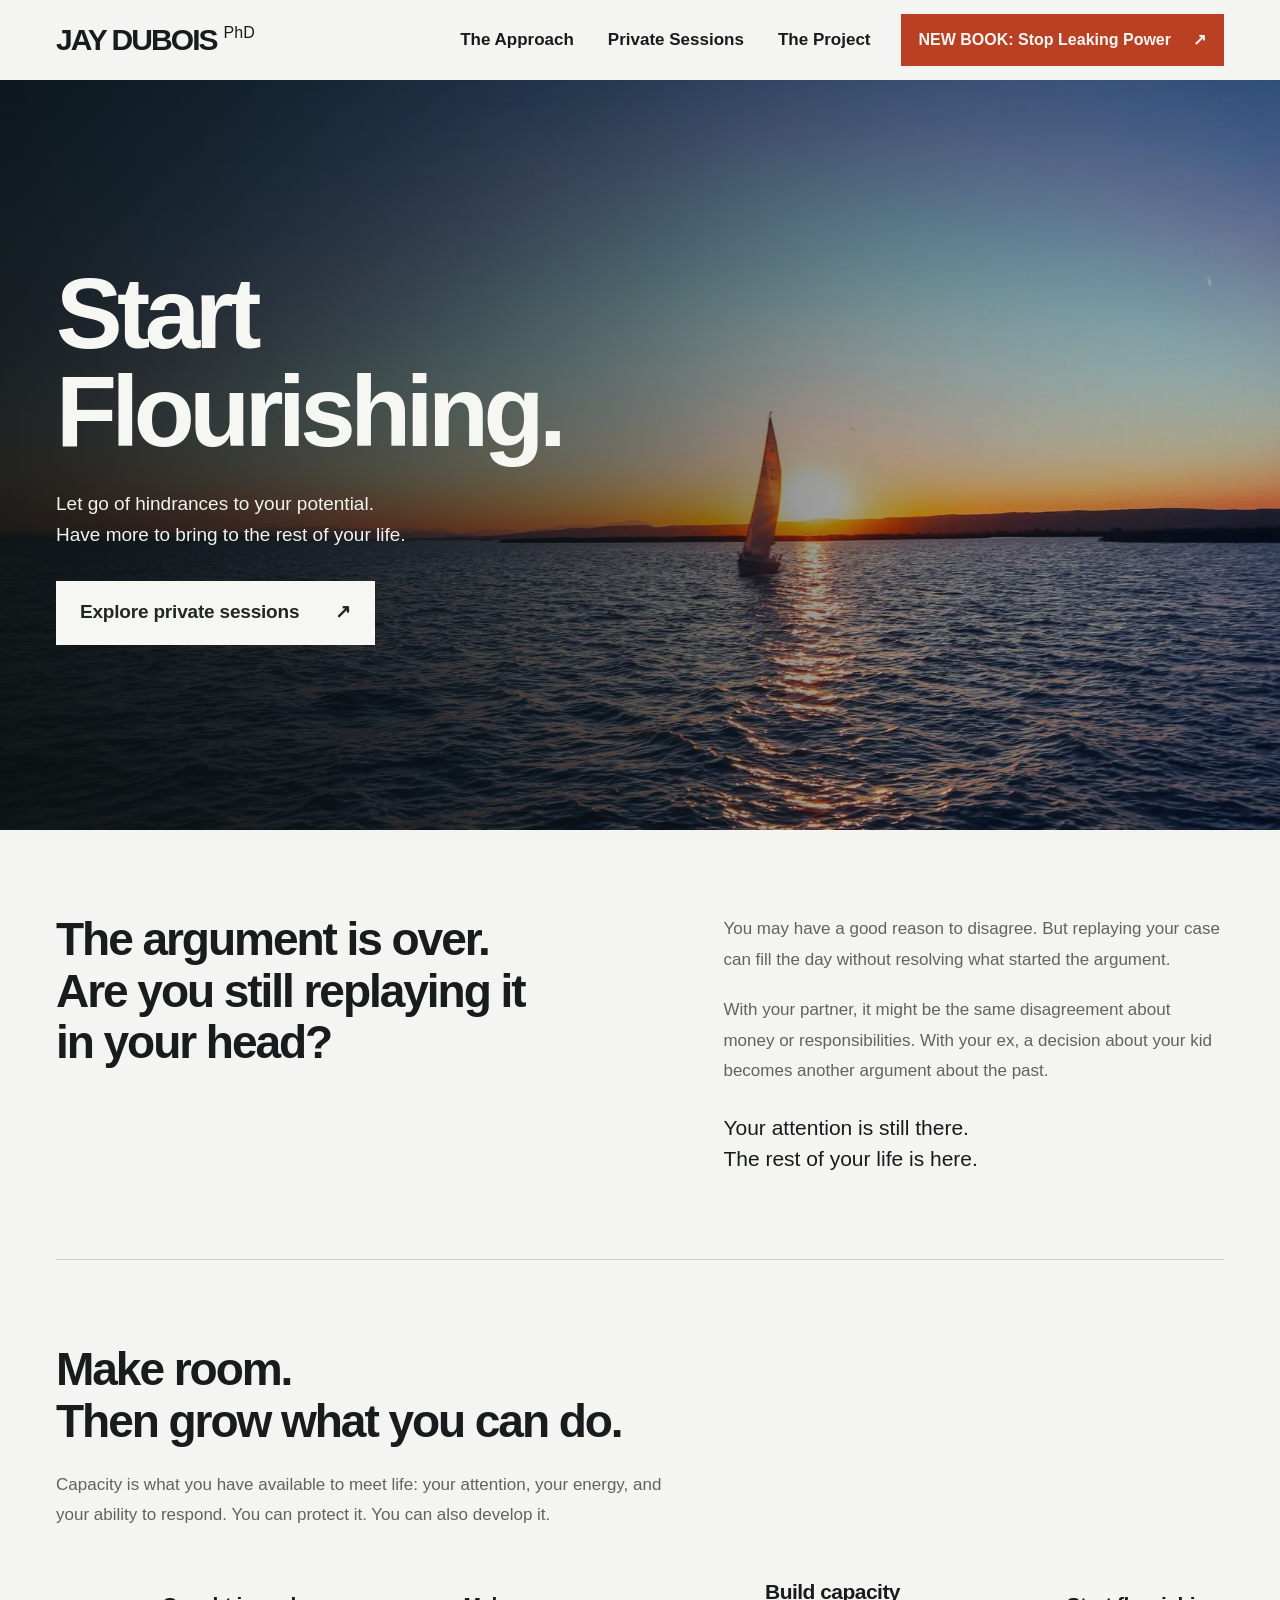
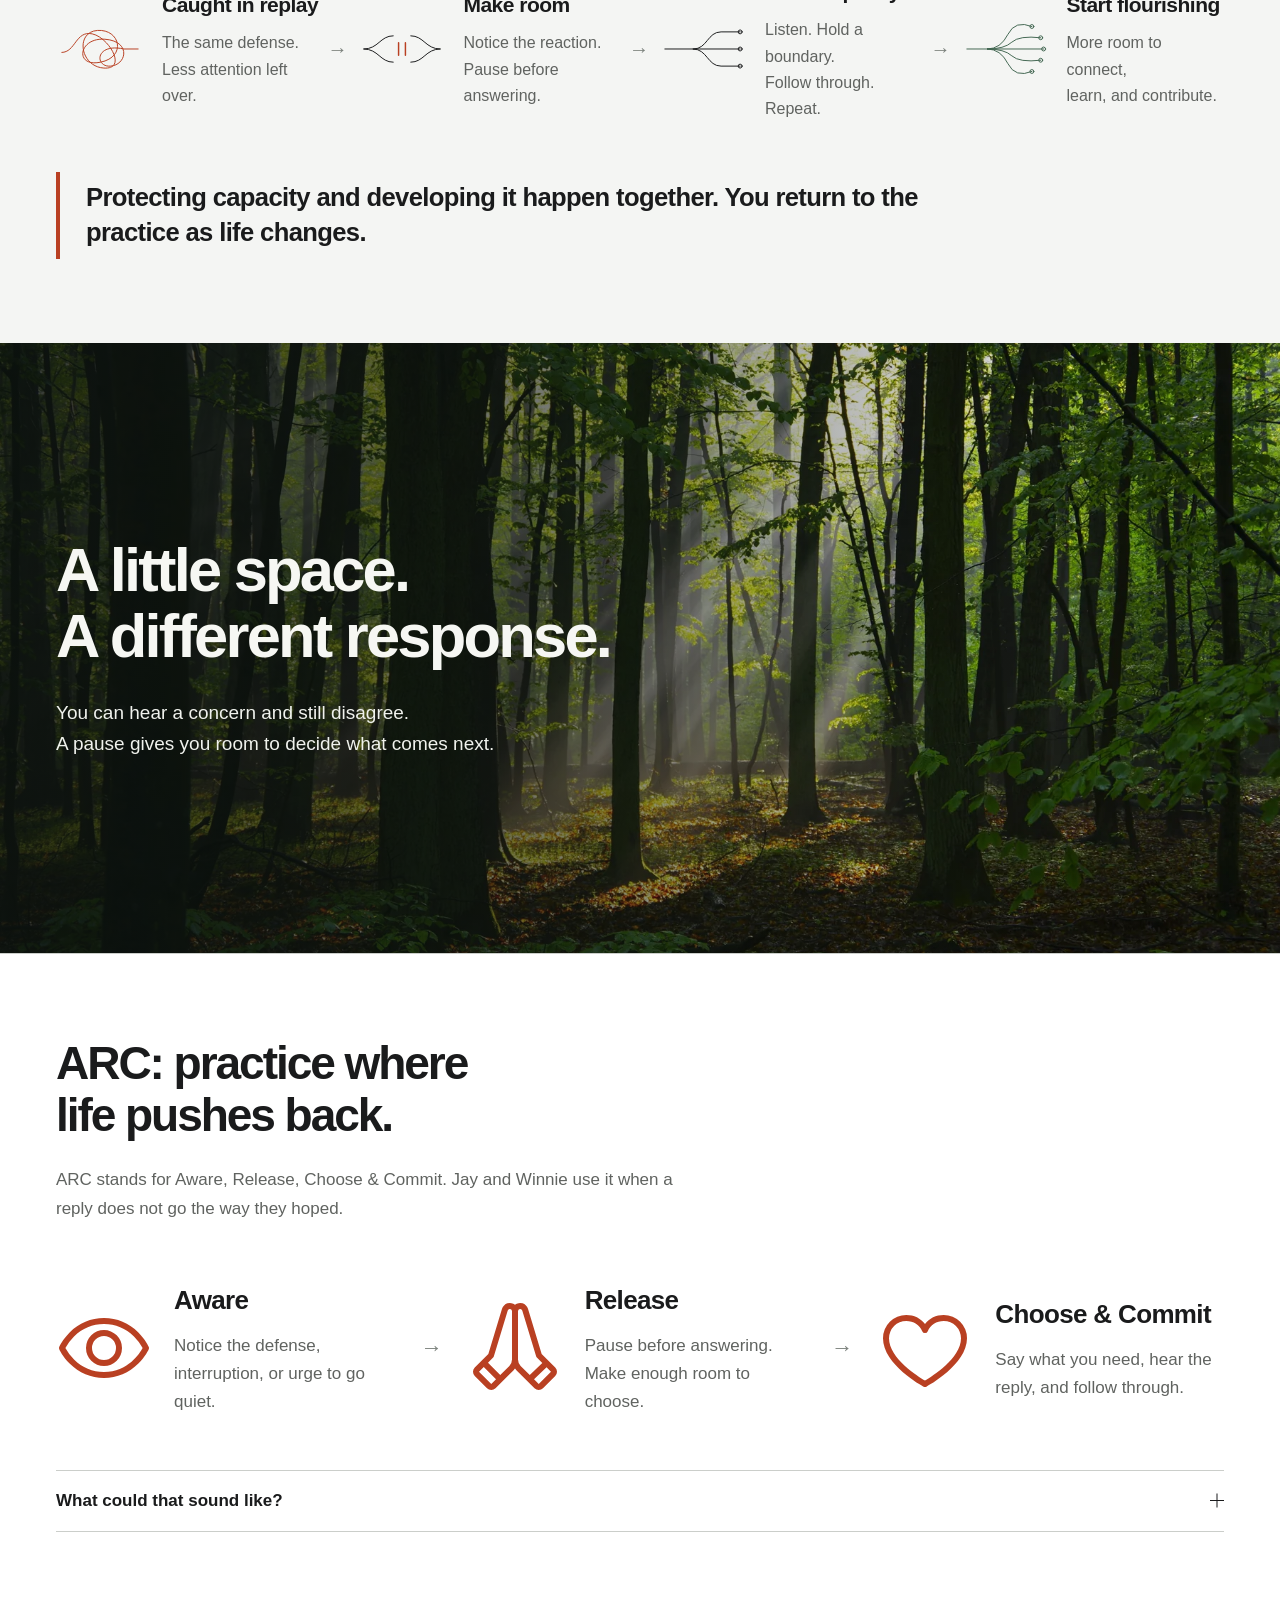
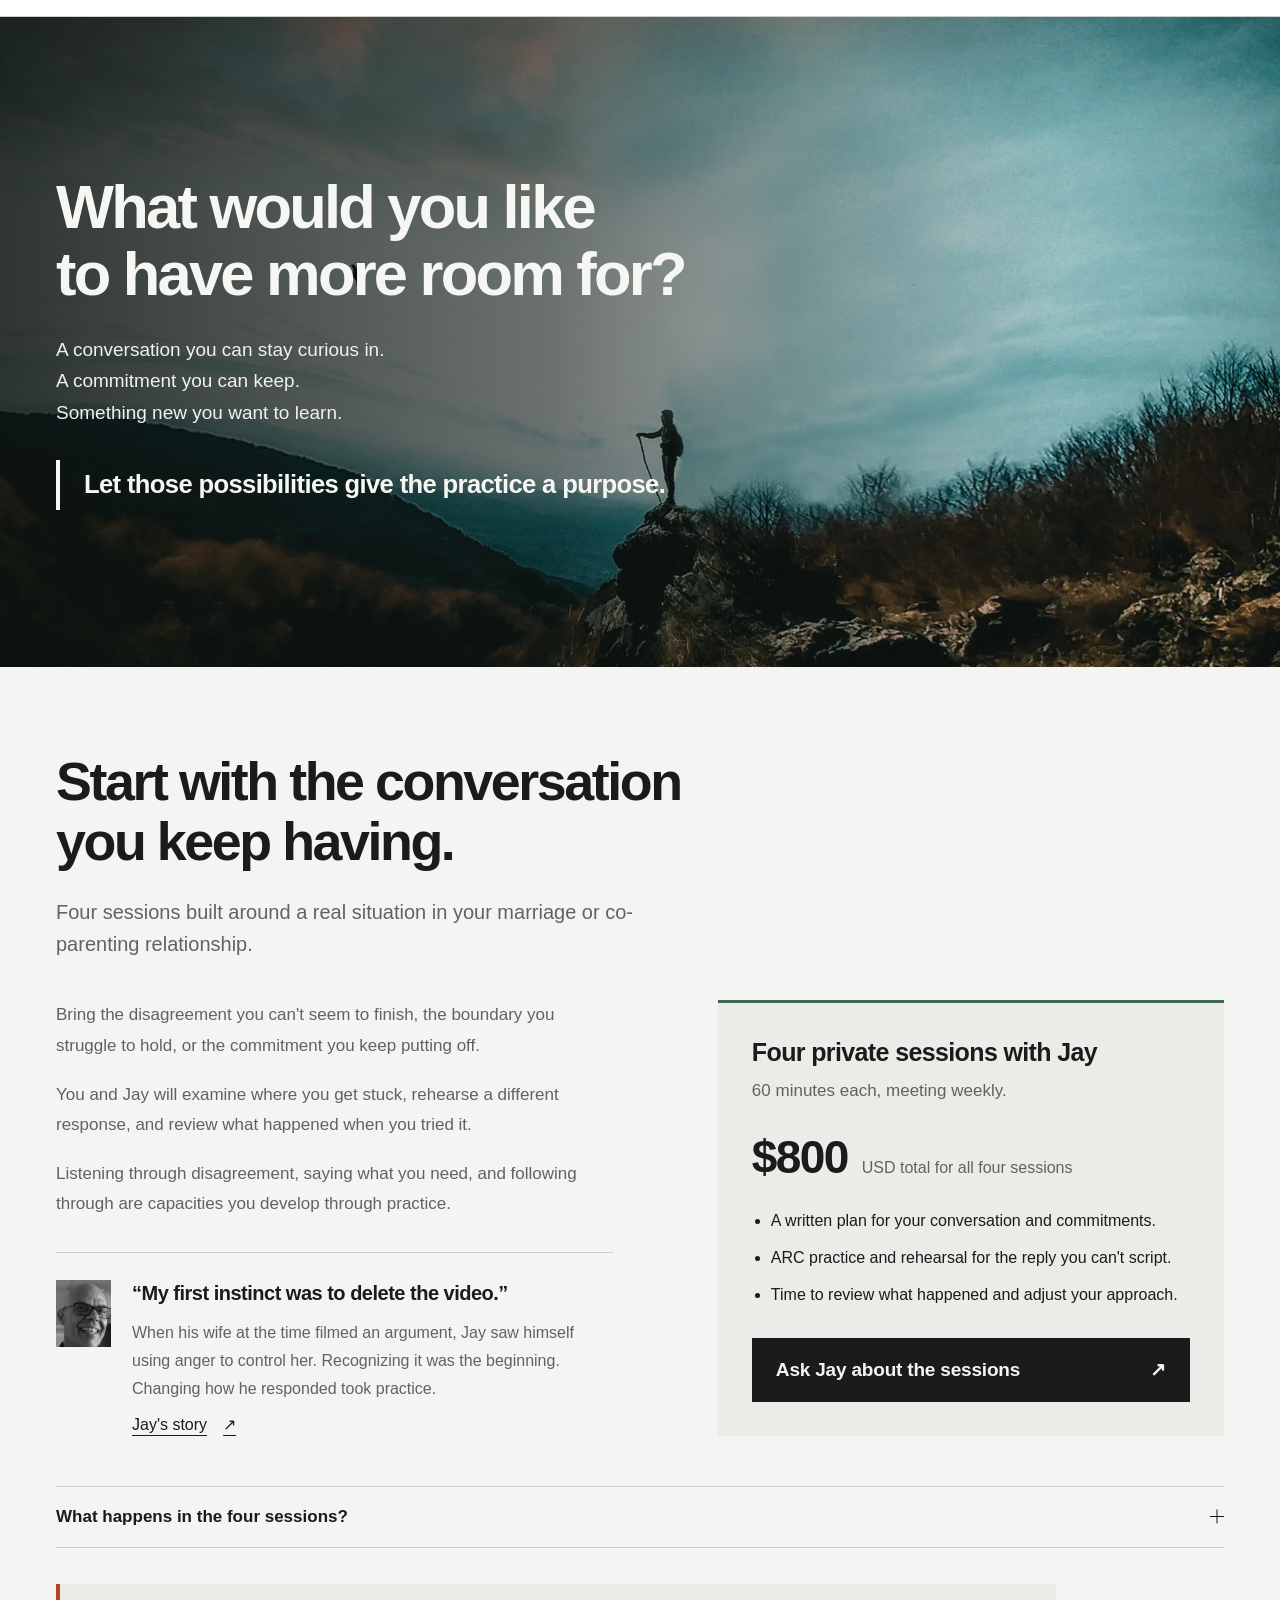
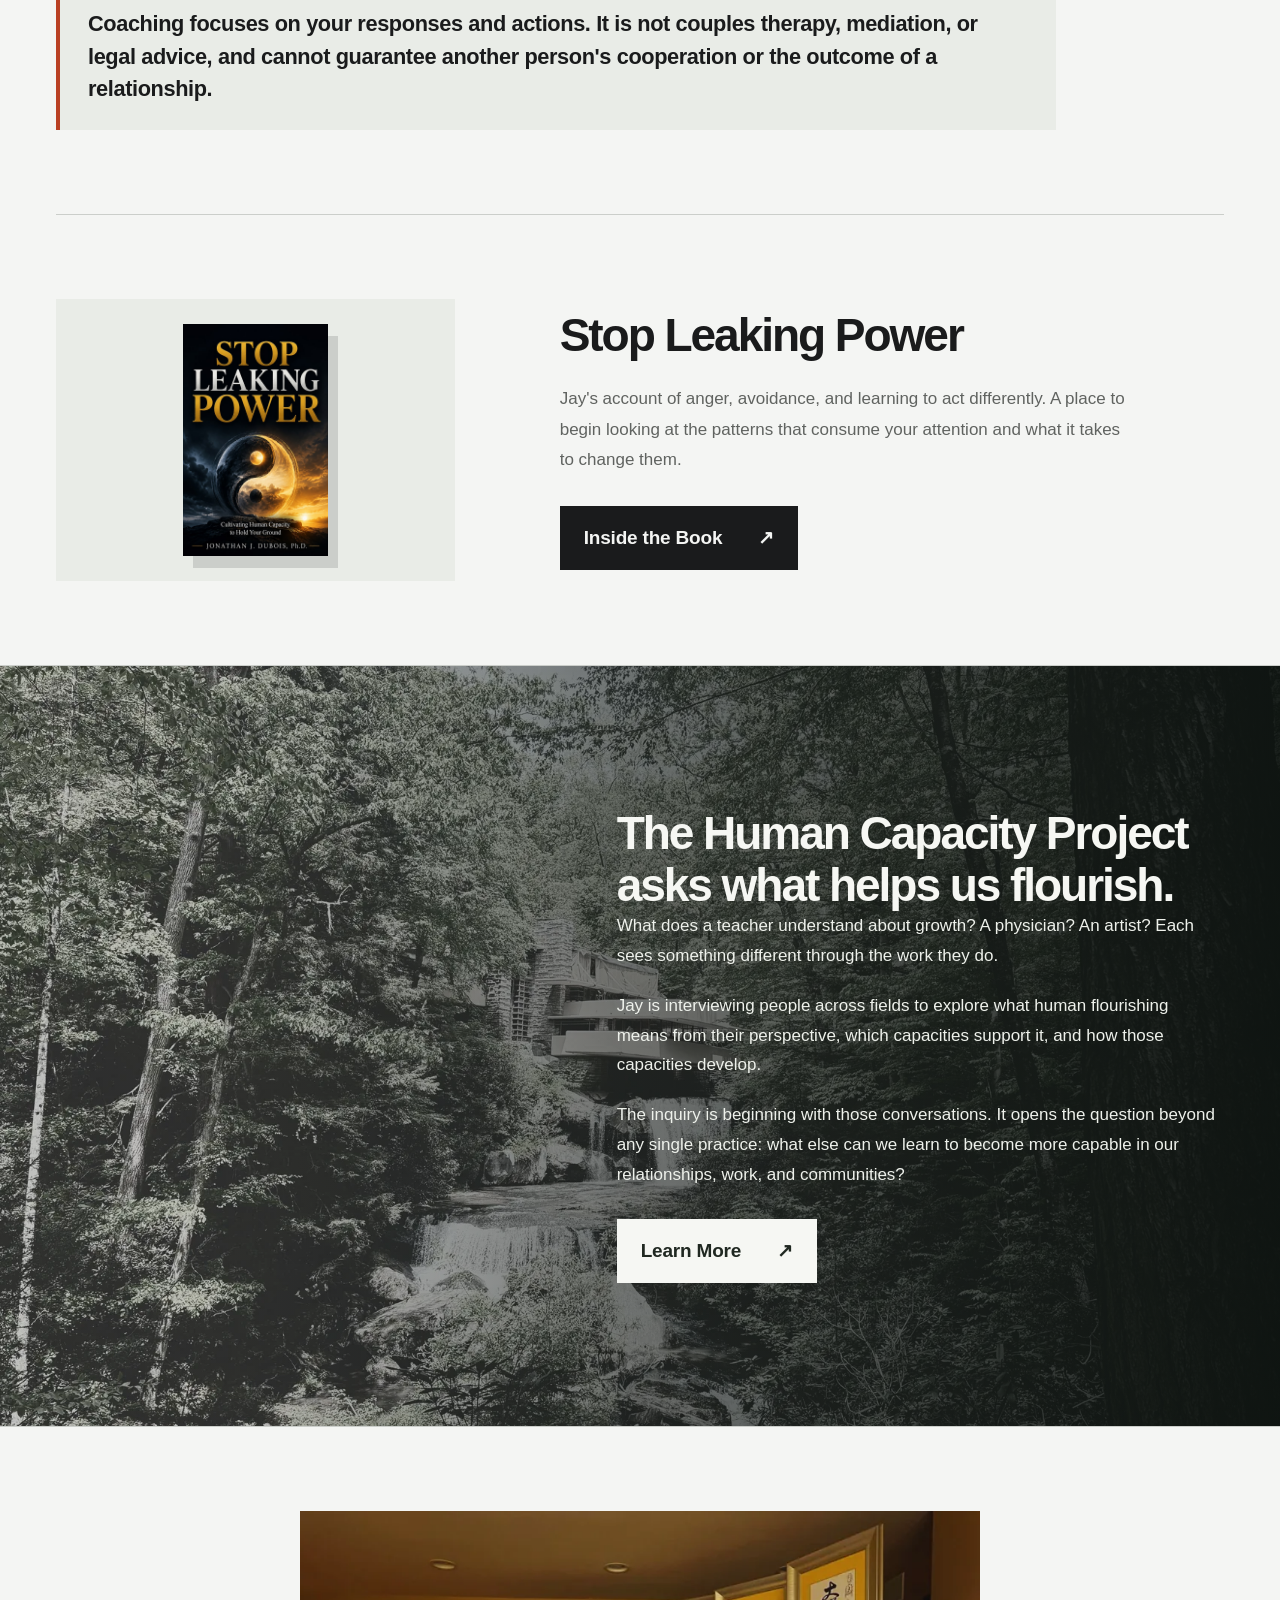
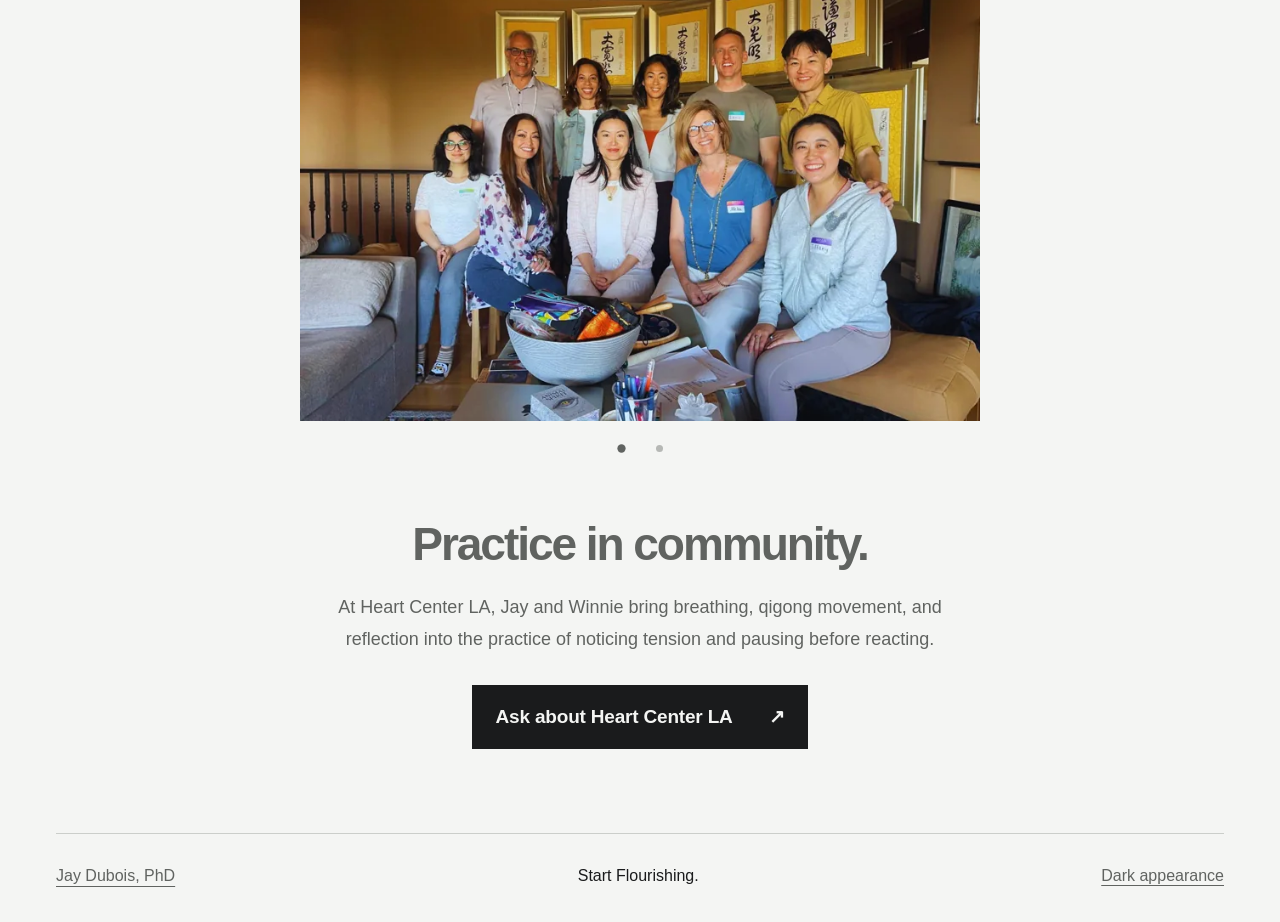
<file: index.html>
<!doctype html>
<html lang="en">
<head>
  <meta charset="utf-8">
  <meta name="viewport" content="width=device-width,initial-scale=1">
  <meta name="color-scheme" content="light dark">
  <title>Start Flourishing | Jay Dubois</title>
  <meta name="description" content="For dads working on their marriage or parenting after divorce. Protect your attention, practice a different response, and develop your capacity with Jay Dubois.">
  <link rel="icon" href="data:image/svg+xml,%3Csvg xmlns='http://www.w3.org/2000/svg' viewBox='0 0 40 40'%3E%3Crect width='40' height='40' fill='%231a1b1c'/%3E%3Ctext x='20' y='28' fill='white' font-family='Arial' font-size='24' text-anchor='middle'%3EJ%3C/text%3E%3C/svg%3E">
  <link rel="stylesheet" href="styles.css">
  <link rel="stylesheet" href="journey.css">
  <script src="page.js?v=heart-center-1" defer></script>
</head>
<body class="journey-page">
  <a class="skip-link" href="#main">Skip to content</a>
  <header class="site-header wrap">
    <a class="brand" href="index.html">JAY DUBOIS<span>PhD</span></a>
    <div class="header-actions">
      <nav aria-label="Main navigation"><a href="#capacity">The Approach</a><a href="sessions.html">Private Sessions</a><a href="human-capacity.html">The Project</a></nav>
      <a class="header-book-cta" href="https://jayduboisphd.com/stop-leaking-power">NEW BOOK: Stop Leaking Power <span aria-hidden="true">↗</span></a>
    </div>
  </header>
  <main id="main">
    <section class="picture-chapter journey-hero" aria-labelledby="intro-title">
      <img src="assets/sailing-hero.webp" srcset="assets/sailing-hero-960.webp 960w, assets/sailing-hero.webp 1800w" sizes="100vw" width="1800" height="1012" alt="A sailboat crossing open water at sunset." fetchpriority="high">
      <div class="chapter-content wrap">
        <h1 id="intro-title">Start<br>Flourishing.</h1>
        <p class="chapter-support">Let go of hindrances to your potential.<br>Have more to bring to the rest of your life.</p>
        <a class="journey-button action-button action-button-light" href="#sessions">Explore private sessions <span aria-hidden="true">↗</span></a>
      </div>
    </section>
    <section class="recognition wrap section-space" aria-labelledby="recognition-title">
      <div><h2 id="recognition-title">The argument is over.<br>Are you still replaying it<br>in your head?</h2></div>
      <div class="reading-copy">
        <p>You may have a good reason to disagree. But replaying your case can fill the day without resolving what started the argument.</p>
        <p>With your partner, it might be the same disagreement about money or responsibilities. With your ex, a decision about your kid becomes another argument about the past.</p>
        <p class="emphasis">Your attention is still there.<br>The rest of your life is here.</p>
      </div>
    </section>
    <section class="capacity-section wrap section-space" id="capacity" aria-labelledby="capacity-title">
      <div class="section-intro"><h2 id="capacity-title">Make room.<br>Then grow what you can do.</h2><p>Capacity is what you have available to meet life: your attention, your energy, and your ability to respond. You can protect it. You can also develop it.</p></div>
      <figure class="capacity-map" aria-labelledby="capacity-title" aria-describedby="capacity-caption">
        <ol class="capacity-path">
          <li class="capacity-state depleted">
            <svg viewBox="0 0 180 120" aria-hidden="true"><path d="M12 67C40 67 40 22 74 29S147 102 98 99 39 25 85 22 145 76 91 87 46 36 100 40 145 92 112 95 79 47 139 60L168 60"/></svg>
            <h3>Caught in replay</h3><p>The same defense.<br>Less attention left over.</p>
          </li>
          <li class="capacity-state">
            <svg viewBox="0 0 180 120" aria-hidden="true"><path d="M12 60C42 60 45 33 72 33M12 60C42 60 45 87 72 87M108 33C135 33 138 60 168 60M108 87C135 87 138 60 168 60"/><path class="diagram-accent" d="M83 47V73M97 47V73"/></svg>
            <h3>Make room</h3><p>Notice the reaction.<br>Pause before answering.</p>
          </li>
          <li class="capacity-state">
            <svg viewBox="0 0 180 120" aria-hidden="true"><path d="M12 60H70C99 60 99 25 127 25H166M70 60H166M70 60C99 60 99 95 127 95H166"/><circle cx="166" cy="25" r="4"/><circle cx="166" cy="60" r="4"/><circle cx="166" cy="95" r="4"/></svg>
            <h3>Build capacity</h3><p>Listen. Hold a boundary.<br>Follow through. Repeat.</p>
          </li>
          <li class="capacity-state flourishing">
            <svg viewBox="0 0 180 120" aria-hidden="true"><path d="M12 60H54M54 60Q81 60 96 30T145 14M54 60Q89 60 104 46T163 37M54 60H169M54 60Q89 60 104 74T163 83M54 60Q81 60 96 90T145 106"/><circle cx="145" cy="14" r="4"/><circle cx="163" cy="37" r="4"/><circle cx="169" cy="60" r="4"/><circle cx="163" cy="83" r="4"/><circle cx="145" cy="106" r="4"/></svg>
            <h3>Start flourishing</h3><p>More room to connect,<br>learn, and contribute.</p>
          </li>
        </ol>
        <figcaption id="capacity-caption" class="section-statement">Protecting capacity and developing it happen together. You return to the practice as life changes.</figcaption>
      </figure>
    </section>
    <section class="picture-chapter room-chapter" aria-labelledby="room-title">
      <img src="assets/little-space.webp" srcset="assets/little-space-960.webp 960w, assets/little-space.webp 1800w" sizes="100vw" width="1800" height="1012" alt="Sunlight opening through a dense green forest." loading="lazy">
      <div class="chapter-content wrap"><h2 id="room-title">A little space.<br>A different response.</h2><p class="chapter-support">You can hear a concern and still disagree.<br>A pause gives you room to decide what comes next.</p></div>
    </section>
    <section class="arc-section section-space" id="practice" aria-labelledby="practice-title">
      <div class="wrap">
        <div class="section-intro"><h2 id="practice-title">ARC: practice where life pushes back.</h2><p>ARC stands for Aware, Release, Choose &amp; Commit. Jay and Winnie use it when a reply does not go the way they hoped.</p></div>
        <figure class="arc-map" aria-labelledby="practice-title">
          <ol class="arc-path" aria-label="ARC practice">
            <li class="arc-state aware">
              <!-- Eye, Phosphor Icons regular -->
              <svg class="arc-icon" viewBox="0 0 256 256" aria-hidden="true"><path d="M247.31,124.76c-.35-.79-8.82-19.58-27.65-38.41C194.57,61.26,162.88,48,128,48S61.43,61.26,36.34,86.35C17.51,105.18,9,124,8.69,124.76a8,8,0,0,0,0,6.5c.35.79,8.82,19.57,27.65,38.4C61.43,194.74,93.12,208,128,208s66.57-13.26,91.66-38.34c18.83-18.83,27.3-37.61,27.65-38.4A8,8,0,0,0,247.31,124.76ZM128,192c-30.78,0-57.67-11.19-79.93-33.25A133.47,133.47,0,0,1,25,128,133.33,133.33,0,0,1,48.07,97.25C70.33,75.19,97.22,64,128,64s57.67,11.19,79.93,33.25A133.46,133.46,0,0,1,231.05,128C223.84,141.46,192.43,192,128,192Zm0-112a48,48,0,1,0,48,48A48.05,48.05,0,0,0,128,80Zm0,80a32,32,0,1,1,32-32A32,32,0,0,1,128,160Z"/></svg>
              <h3>Aware</h3><p>Notice the defense, interruption, or urge to go quiet.</p>
            </li>
            <li class="arc-state release">
              <!-- Hands Praying, Phosphor Icons regular -->
              <svg class="arc-icon" viewBox="0 0 256 256" aria-hidden="true"><path d="M235.32,180l-36.24-36.25L162.62,23.46A21.76,21.76,0,0,0,128,12.93,21.76,21.76,0,0,0,93.38,23.46L56.92,143.76,20.68,180a16,16,0,0,0,0,22.62l32.69,32.69a16,16,0,0,0,22.63,0L124.28,187a40.68,40.68,0,0,0,3.72-4.29,40.68,40.68,0,0,0,3.72,4.29L180,235.32a16,16,0,0,0,22.63,0l32.69-32.69A16,16,0,0,0,235.32,180ZM64.68,224,32,191.32l12.69-12.69,32.69,32.69ZM120,158.75a23.85,23.85,0,0,1-7,17L88.68,200,56,167.32l13.65-13.66a8,8,0,0,0,2-3.34l37-122.22A5.78,5.78,0,0,1,120,29.78Zm23,17a23.85,23.85,0,0,1-7-17v-129a5.78,5.78,0,0,1,11.31-1.68l37,122.22a8,8,0,0,0,2,3.34l14.49,14.49-33.4,32ZM191.32,224l-12.56-12.57,33.39-32L224,191.32Z"/></svg>
              <h3>Release</h3><p>Pause before answering. Make enough room to choose.</p>
            </li>
            <li class="arc-state commit">
              <!-- Heart, Phosphor Icons regular -->
              <svg class="arc-icon" viewBox="0 0 256 256" aria-hidden="true"><path d="M178,40c-20.65,0-38.73,8.88-50,23.89C116.73,48.88,98.65,40,78,40a62.07,62.07,0,0,0-62,62c0,70,103.79,126.66,108.21,129a8,8,0,0,0,7.58,0C136.21,228.66,240,172,240,102A62.07,62.07,0,0,0,178,40ZM128,214.8C109.74,204.16,32,155.69,32,102A46.06,46.06,0,0,1,78,56c19.45,0,35.78,10.36,42.6,27a8,8,0,0,0,14.8,0c6.82-16.67,23.15-27,42.6-27a46.06,46.06,0,0,1,46,46C224,155.61,146.24,204.15,128,214.8Z"/></svg>
              <h3>Choose &amp; Commit</h3><p>Say what you need, hear the reply, and follow through.</p>
            </li>
          </ol>
        </figure>
        <details class="reply-example"><summary>What could that sound like?<span class="disclosure-mark" aria-hidden="true"></span></summary><div class="reply-content"><div class="replies"><div><h3>With your partner</h3><p>“I'm stretched thin in the evenings. Can we work out dinner and bedtime together? I'll take dinner tonight.”</p></div><div><h3>With your ex</h3><p>“I want us to decide on activities before either of us signs him up. Can we look at the cost and the days first?”</p></div></div><p class="reply-close section-statement">Each reply puts a specific need on the table. The practice continues in how you hear the answer and keep any agreement you make.</p></div></details>
      </div>
    </section>
    <section class="picture-chapter flourishing-chapter" aria-labelledby="flourishing-title">
      <img src="assets/room-for.webp" srcset="assets/room-for-960.webp 960w, assets/room-for.webp 1800w" sizes="100vw" width="1800" height="1012" alt="A lone hiker standing on a ridge beneath a wide sky." loading="lazy">
      <div class="chapter-content wrap"><h2 id="flourishing-title">What would you like<br>to have more room for?</h2><p class="chapter-support">A conversation you can stay curious in.<br>A commitment you can keep.<br>Something new you want to learn.</p><p class="chapter-close section-statement">Let those possibilities give the practice a purpose.</p></div>
    </section>
    <section class="program-section wrap section-space" id="sessions" aria-labelledby="sessions-title">
      <div class="program-heading"><h2 id="sessions-title">Start with the conversation<br>you keep having.</h2><p class="program-lead">Four sessions built around a real situation in your marriage or co-parenting relationship.</p></div>
      <div class="program-layout">
        <div class="program-explanation"><p>Bring the disagreement you can't seem to finish, the boundary you struggle to hold, or the commitment you keep putting off.</p><p>You and Jay will examine where you get stuck, rehearse a different response, and review what happened when you tried it.</p><p>Listening through disagreement, saying what you need, and following through are capacities you develop through practice.</p>
          <div class="jay-note" id="jay"><span class="author-photo"><img src="assets/jay-portrait-user.webp" width="1200" height="800" alt="Jay Dubois" loading="lazy"></span><div><h3>“My first instinct was to delete the video.”</h3><p>When his wife at the time filmed an argument, Jay saw himself using anger to control her. Recognizing it was the beginning. Changing how he responded took practice.</p><a href="about.html">Jay's story <span aria-hidden="true">↗</span></a></div></div>
        </div>
        <div class="program-inclusions"><h3>Four private sessions with Jay</h3><p class="program-format">60 minutes each, meeting weekly.</p><p class="program-price"><strong>$800</strong><span>USD total for all four sessions</span></p><ul><li>A written plan for your conversation and commitments.</li><li>ARC practice and rehearsal for the reply you can't script.</li><li>Time to review what happened and adjust your approach.</li></ul><a class="program-cta action-button" href="mailto:clarity@jayduboisphd.com?subject=Coaching%20for%20dads">Ask Jay about the sessions <span aria-hidden="true">↗</span></a></div>
      </div>
      <details class="session-outline"><summary>What happens in the four sessions?<span class="disclosure-mark" aria-hidden="true"></span></summary><ol class="session-list"><li><h3>Find where you get stuck</h3><p>Bring a recent disagreement. Identify what needed resolving, how you responded, and what remained unfinished. Choose one thing to work on.</p></li><li><h3>Prepare for the real reply</h3><p>Practice stating your need or boundary, then responding to disagreement. Use a brief breathing or movement practice to pause before answering.</p></li><li><h3>Review and follow through</h3><p>Look at what you said, what you heard, and what you did afterward. Adjust your approach, or rehearse if the conversation hasn't happened yet.</p></li><li><h3>Keep practicing</h3><p>Apply what you've learned to another situation. Leave with a personal ARC practice and a written plan for your next conversation and commitments.</p></li></ol></details>
      <p class="program-scope section-statement">Coaching focuses on your responses and actions. It is not couples therapy, mediation, or legal advice, and cannot guarantee another person's cooperation or the outcome of a relationship.</p>
    </section>
    <section class="book-section wrap section-space" id="book" aria-labelledby="book-title"><div class="book-visual"><img src="assets/stop-leaking-power.jpg" width="600" height="960" alt="Stop Leaking Power by Jonathan J. Dubois, PhD" loading="lazy"></div><div class="book-copy"><h2 id="book-title">Stop Leaking Power</h2><p>Jay's account of anger, avoidance, and learning to act differently. A place to begin looking at the patterns that consume your attention and what it takes to change them.</p><a class="action-button" href="about.html#book">Inside the Book <span aria-hidden="true">↗</span></a></div></section>
    <section class="research-section" id="human-capacity" aria-labelledby="research-title">
      <div class="research-visual">
        <img src="assets/human-capacity-project.webp" srcset="assets/human-capacity-project-960.webp 960w, assets/human-capacity-project.webp 1800w" sizes="100vw" width="1800" height="1012" alt="A house extending over waterfalls in a forest." loading="lazy">
        <div class="research-overlay wrap section-space"><div class="research-body"><div class="research-heading"><h2 id="research-title">The Human Capacity Project asks what helps us flourish.</h2></div><div class="reading-copy"><p>What does a teacher understand about growth? A physician? An artist? Each sees something different through the work they do.</p><p>Jay is interviewing people across fields to explore what human flourishing means from their perspective, which capacities support it, and how those capacities develop.</p><p>The inquiry is beginning with those conversations. It opens the question beyond any single practice: what else can we learn to become more capable in our relationships, work, and communities?</p><a class="action-button action-button-light" href="human-capacity.html">Learn More <span aria-hidden="true">↗</span></a></div></div></div>
      </div>
    </section>
    <section class="heart-center-section section-space" id="heart-center" aria-labelledby="heart-title">
      <div class="wrap">
        <div class="heart-slideshow" data-heart-slideshow>
          <div class="heart-slides">
            <img class="heart-slide" src="assets/heart-center-community.webp" srcset="assets/heart-center-community-800.webp 800w, assets/heart-center-community.webp 1200w" sizes="(max-width: 767px) calc(100vw - 40px), 680px" width="1200" height="900" alt="A Heart Center LA group gathered indoors." loading="lazy" data-heart-slide>
            <img class="heart-slide" src="assets/heart-center-sign.webp" srcset="assets/heart-center-sign-800.webp 800w, assets/heart-center-sign.webp 1200w" sizes="(max-width: 767px) calc(100vw - 40px), 680px" width="1200" height="900" alt="The Heart Center LA sign outside the center." loading="lazy" data-heart-slide hidden>
          </div>
          <div class="heart-controls" data-heart-controls hidden>
            <button type="button" data-heart-slide-to="0" aria-label="Show Heart Center group photo" aria-current="true"></button>
            <button type="button" data-heart-slide-to="1" aria-label="Show Heart Center sign"></button>
            <span class="heart-slide-status" aria-live="polite" aria-atomic="true">Photo 1 of 2</span>
          </div>
        </div>
        <div class="heart-copy"><h2 id="heart-title">Practice in community.</h2><p>At Heart Center LA, Jay and Winnie bring breathing, qigong movement, and reflection into the practice of noticing tension and pausing before reacting.</p><a class="action-button" href="mailto:clarity@jayduboisphd.com?subject=Heart%20Center%20LA">Ask about Heart Center LA <span aria-hidden="true">↗</span></a></div>
      </div>
    </section>
  </main>
  <footer class="site-footer wrap"><a href="about.html">Jay Dubois, PhD</a><p>Start Flourishing.</p><button id="theme-button" class="theme-button" type="button" aria-pressed="false" hidden>Dark appearance</button></footer>
</body>
</html>
</file>
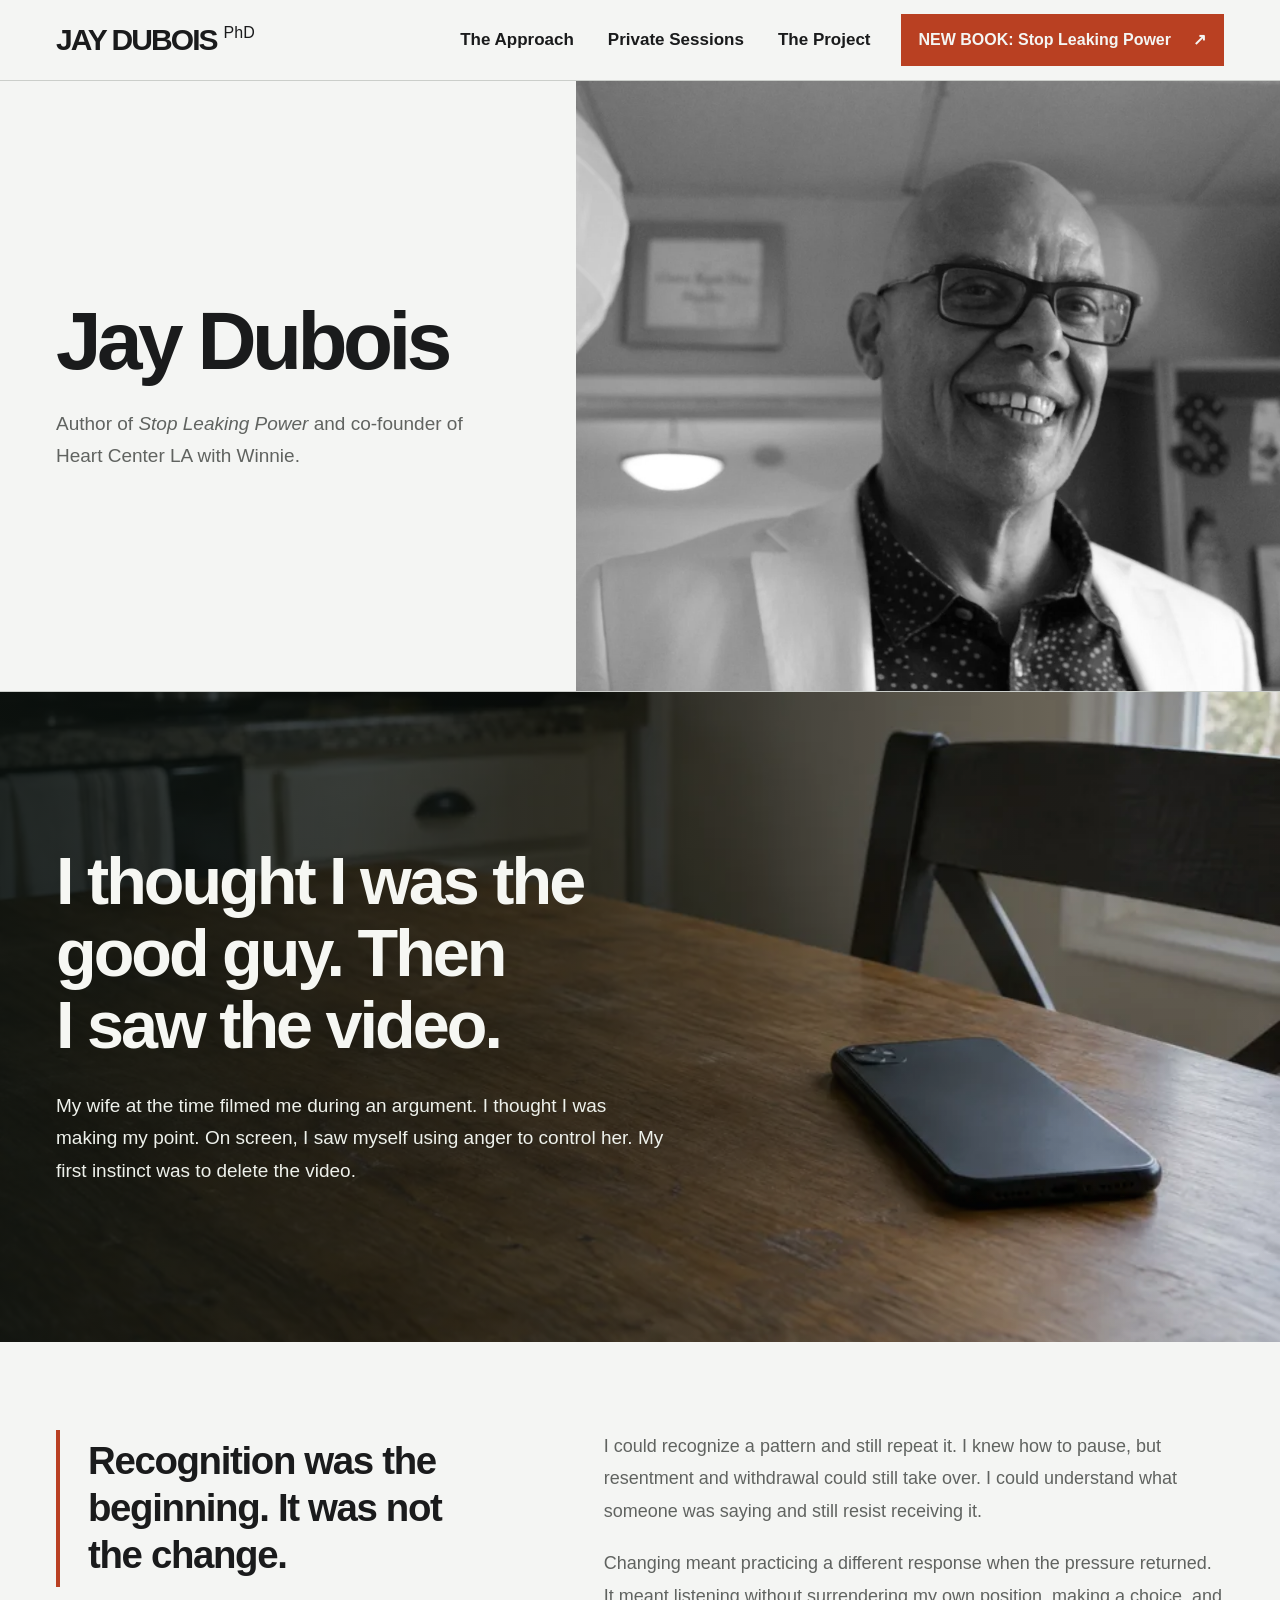
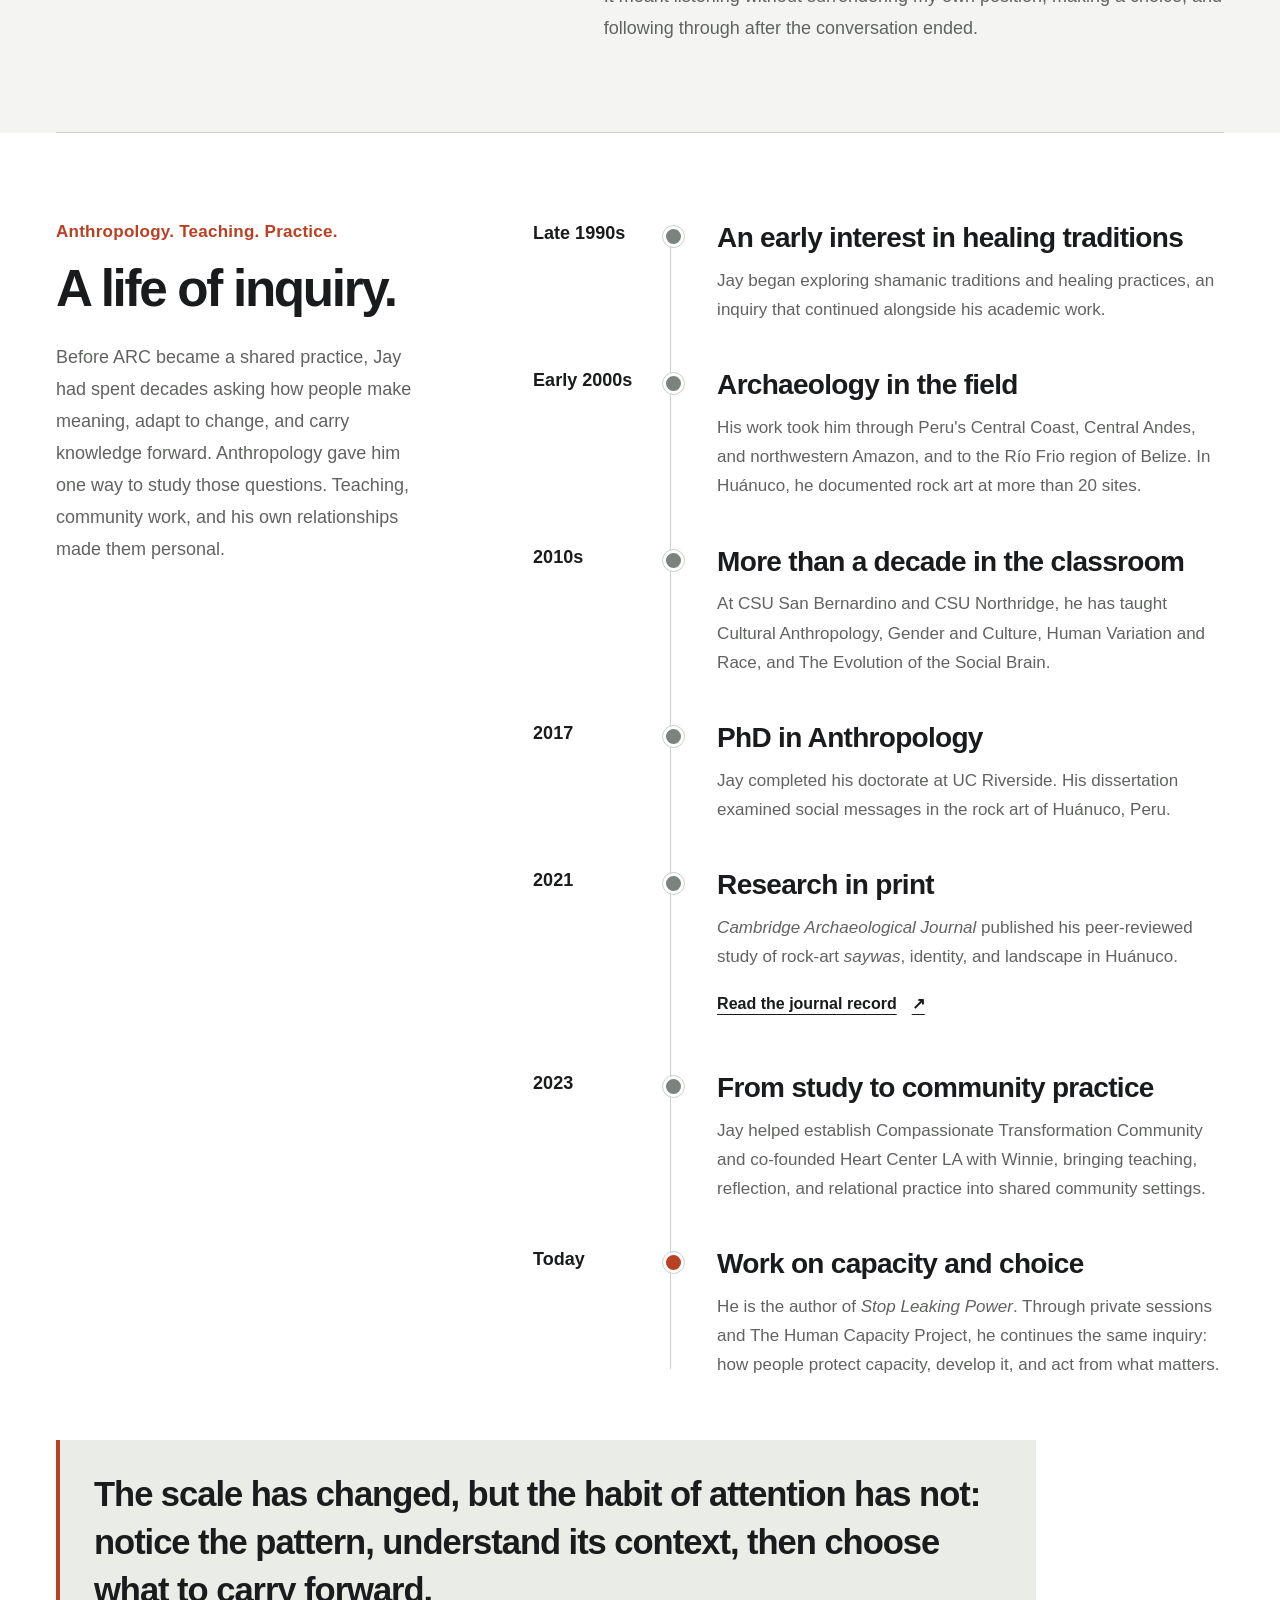
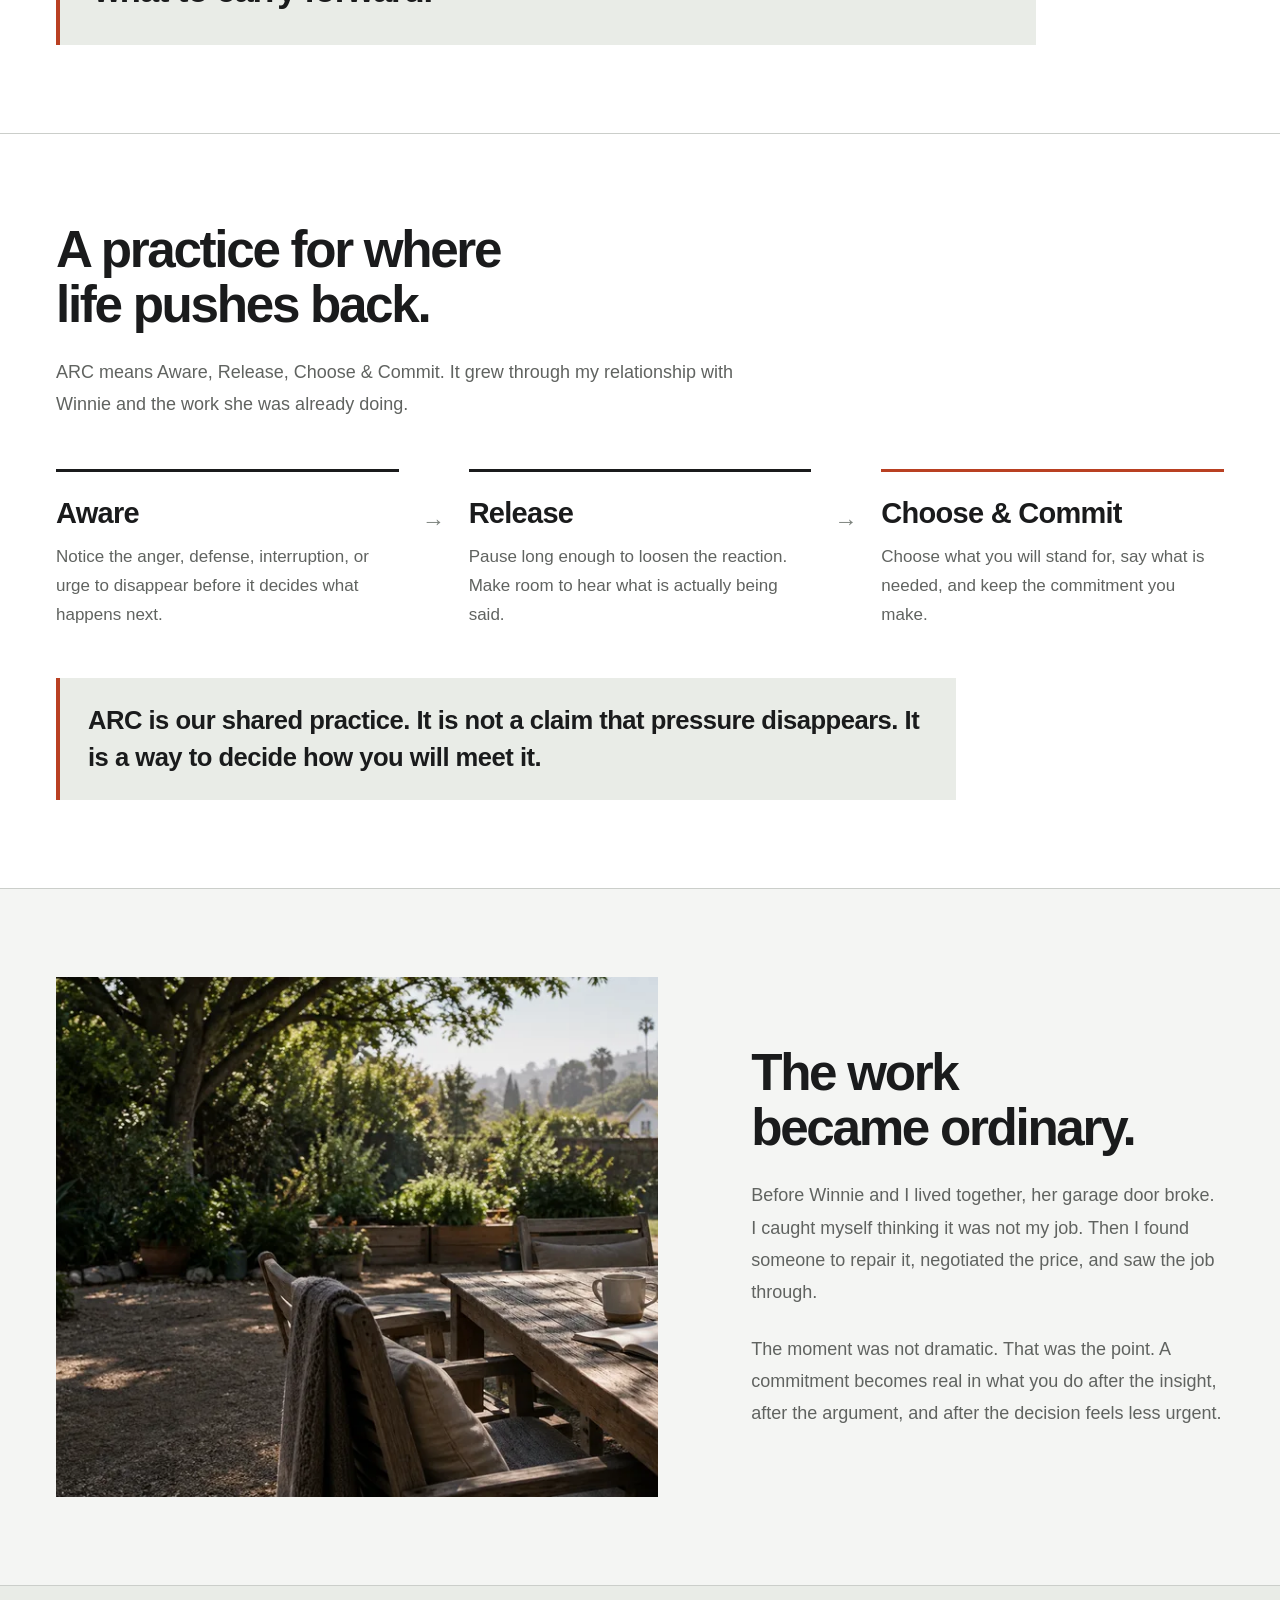
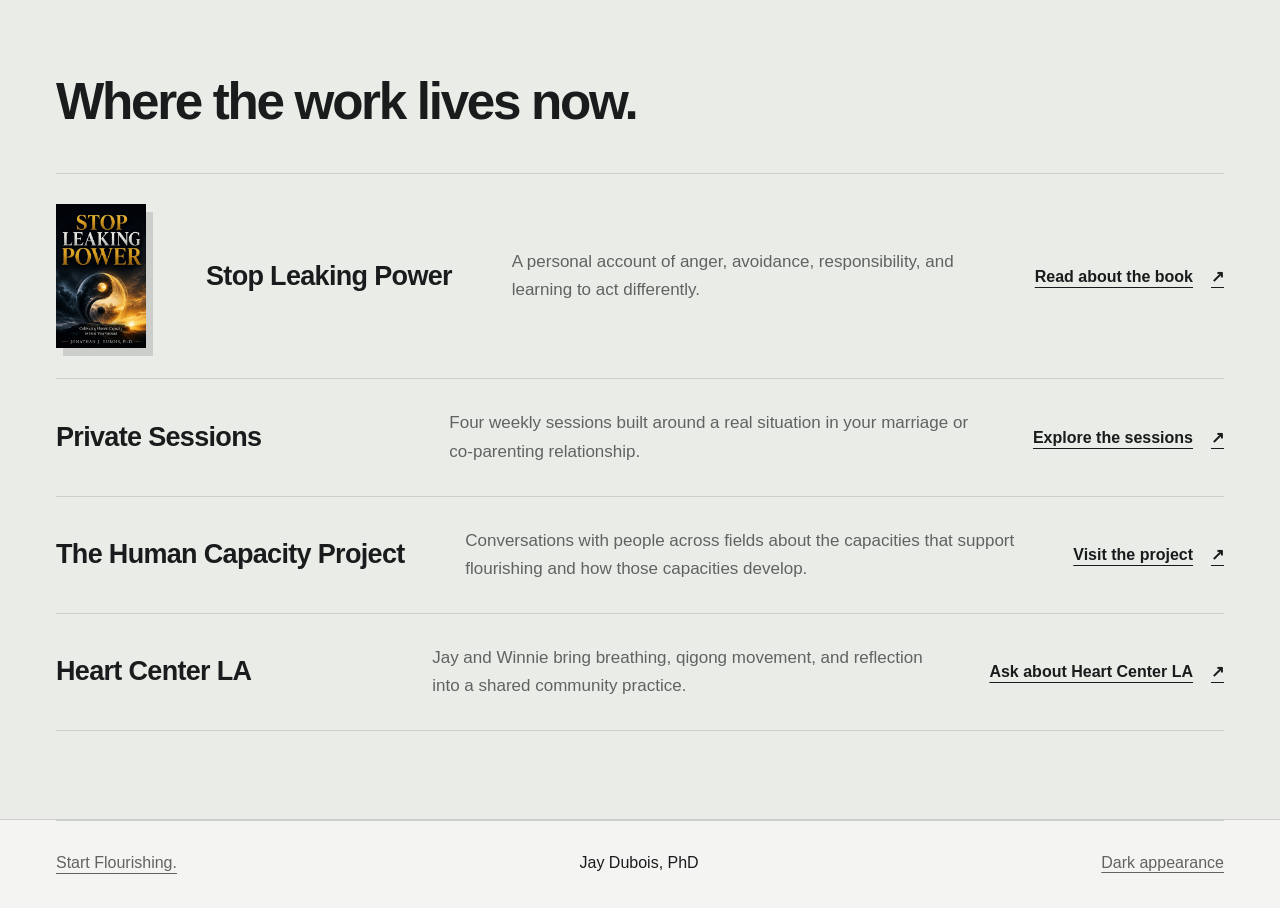
<file: about.html>
<!doctype html>
<html lang="en">
<head>
  <meta charset="utf-8">
  <meta name="viewport" content="width=device-width,initial-scale=1">
  <meta name="color-scheme" content="light dark">
  <title>About Jay Dubois | Author and Co-founder of Heart Center LA</title>
  <meta name="description" content="Jay Dubois is an anthropologist, university lecturer, author of Stop Leaking Power, and co-founder of Heart Center LA. Explore the path from his field research and teaching to his current work on human capacity.">
  <link rel="icon" href="data:image/svg+xml,%3Csvg xmlns='http://www.w3.org/2000/svg' viewBox='0 0 40 40'%3E%3Crect width='40' height='40' fill='%231a1b1c'/%3E%3Ctext x='20' y='28' fill='white' font-family='Arial' font-size='24' font-weight='bold' text-anchor='middle'%3EJ%3C/text%3E%3C/svg%3E">
  <link rel="stylesheet" href="styles.css">
  <link rel="stylesheet" href="inner-pages.css">
  <script src="page.js" defer></script>
</head>
<body class="inner-page about-page">
  <a class="skip-link" href="#main">Skip to content</a>
  <header class="site-header wrap">
    <a class="brand" href="index.html">JAY DUBOIS<span>PhD</span></a>
    <div class="header-actions">
      <nav aria-label="Main navigation">
        <a href="index.html#capacity">The Approach</a>
        <a href="sessions.html">Private Sessions</a>
        <a href="human-capacity.html">The Project</a>
      </nav>
      <a class="header-book-cta" href="https://jayduboisphd.com/stop-leaking-power">NEW BOOK: Stop Leaking Power <span aria-hidden="true">↗</span></a>
    </div>
  </header>

  <main id="main">
    <section class="about-hero" aria-labelledby="about-title">
      <div class="about-hero-copy">
        <h1 id="about-title">Jay Dubois</h1>
        <p>Author of <cite>Stop Leaking Power</cite> and co-founder of Heart Center LA with Winnie.</p>
      </div>
      <div class="about-portrait">
        <img src="assets/jay-portrait-user.webp" width="1200" height="800" alt="Jay Dubois">
      </div>
    </section>

    <section class="story-chapter" aria-labelledby="video-story-title">
      <picture>
        <source media="(max-width: 767px)" srcset="assets/intro-phone-v1-960.webp">
        <img src="assets/intro-phone-v1.webp" width="1800" height="1012" alt="A phone resting on a kitchen table">
      </picture>
      <div class="story-content wrap">
        <h2 id="video-story-title">I thought I was the good guy. Then I saw the video.</h2>
        <p>My wife at the time filmed me during an argument. I thought I was making my point. On screen, I saw myself using anger to control her. My first instinct was to delete the video.</p>
      </div>
    </section>

    <section class="recognition-section inner-section wrap" aria-labelledby="recognition-title">
      <blockquote id="recognition-title">Recognition was the beginning. It was not the change.</blockquote>
      <div class="recognition-copy">
        <p>I could recognize a pattern and still repeat it. I knew how to pause, but resentment and withdrawal could still take over. I could understand what someone was saying and still resist receiving it.</p>
        <p>Changing meant practicing a different response when the pressure returned. It meant listening without surrendering my own position, making a choice, and following through after the conversation ended.</p>
      </div>
    </section>

    <section class="jay-background inner-section" aria-labelledby="background-title">
      <div class="wrap">
        <div class="jay-background-layout">
          <header class="background-intro">
            <p class="background-kicker">Anthropology. Teaching. Practice.</p>
            <h2 id="background-title">A life of inquiry.</h2>
            <p>Before ARC became a shared practice, Jay had spent decades asking how people make meaning, adapt to change, and carry knowledge forward. Anthropology gave him one way to study those questions. Teaching, community work, and his own relationships made them personal.</p>
          </header>

          <ol class="biography-timeline" aria-label="Jay Dubois biography timeline">
            <li>
              <p class="timeline-era">Late 1990s</p>
              <div>
                <h3>An early interest in healing traditions</h3>
                <p>Jay began exploring shamanic traditions and healing practices, an inquiry that continued alongside his academic work.</p>
              </div>
            </li>
            <li>
              <p class="timeline-era">Early 2000s</p>
              <div>
                <h3>Archaeology in the field</h3>
                <p>His work took him through Peru's Central Coast, Central Andes, and northwestern Amazon, and to the R&iacute;o Frio region of Belize. In Hu&aacute;nuco, he documented rock art at more than 20 sites.</p>
              </div>
            </li>
            <li>
              <p class="timeline-era">2010s</p>
              <div>
                <h3>More than a decade in the classroom</h3>
                <p>At CSU San Bernardino and CSU Northridge, he has taught Cultural Anthropology, Gender and Culture, Human Variation and Race, and The Evolution of the Social Brain.</p>
              </div>
            </li>
            <li>
              <p class="timeline-era">2017</p>
              <div>
                <h3>PhD in Anthropology</h3>
                <p>Jay completed his doctorate at UC Riverside. His dissertation examined social messages in the rock art of Hu&aacute;nuco, Peru.</p>
              </div>
            </li>
            <li>
              <p class="timeline-era">2021</p>
              <div>
                <h3>Research in print</h3>
                <p><cite>Cambridge Archaeological Journal</cite> published his peer-reviewed study of rock-art <i>saywas</i>, identity, and landscape in Hu&aacute;nuco.</p>
                <a class="timeline-source" href="https://doi.org/10.1017/S0959774320000451">Read the journal record <span aria-hidden="true">↗</span></a>
              </div>
            </li>
            <li>
              <p class="timeline-era">2023</p>
              <div>
                <h3>From study to community practice</h3>
                <p>Jay helped establish Compassionate Transformation Community and co-founded Heart Center LA with Winnie, bringing teaching, reflection, and relational practice into shared community settings.</p>
              </div>
            </li>
            <li>
              <p class="timeline-era">Today</p>
              <div>
                <h3>Work on capacity and choice</h3>
                <p>He is the author of <cite>Stop Leaking Power</cite>. Through private sessions and The Human Capacity Project, he continues the same inquiry: how people protect capacity, develop it, and act from what matters.</p>
              </div>
            </li>
          </ol>
        </div>

        <p class="timeline-bridge">The scale has changed, but the habit of attention has not: notice the pattern, understand its context, then choose what to carry forward.</p>
      </div>
    </section>

    <section class="arc-practice inner-section" aria-labelledby="arc-about-title">
      <div class="wrap">
        <div class="section-copy">
          <h2 id="arc-about-title">A practice for where life pushes back.</h2>
          <p>ARC means Aware, Release, Choose &amp; Commit. It grew through my relationship with Winnie and the work she was already doing.</p>
        </div>
        <ol class="arc-sequence" aria-label="ARC practice">
          <li><h3>Aware</h3><p>Notice the anger, defense, interruption, or urge to disappear before it decides what happens next.</p></li>
          <li><h3>Release</h3><p>Pause long enough to loosen the reaction. Make room to hear what is actually being said.</p></li>
          <li><h3>Choose &amp; Commit</h3><p>Choose what you will stand for, say what is needed, and keep the commitment you make.</p></li>
        </ol>
        <p class="arc-credit">ARC is our shared practice. It is not a claim that pressure disappears. It is a way to decide how you will meet it.</p>
      </div>
    </section>

    <section class="follow-through inner-section wrap" aria-labelledby="follow-through-title">
      <div class="follow-through-visual">
        <picture>
          <source media="(max-width: 767px)" srcset="assets/flourishing-garden-v1-960.webp">
          <img src="assets/flourishing-garden-v1.webp" width="1800" height="1012" alt="A table and open notebook in a garden">
        </picture>
      </div>
      <div class="follow-through-copy">
        <h2 id="follow-through-title">The work became ordinary.</h2>
        <p>Before Winnie and I lived together, her garage door broke. I caught myself thinking it was not my job. Then I found someone to repair it, negotiated the price, and saw the job through.</p>
        <p>The moment was not dramatic. That was the point. A commitment becomes real in what you do after the insight, after the argument, and after the decision feels less urgent.</p>
      </div>
    </section>

    <section class="about-work inner-section" aria-labelledby="work-title">
      <div class="wrap">
        <div class="section-copy"><h2 id="work-title">Where the work lives now.</h2></div>
        <div class="work-routes">
          <article class="work-route about-book-route" id="book">
            <img src="assets/stop-leaking-power.jpg" width="600" height="960" alt="Stop Leaking Power by Jonathan J. Dubois, PhD" loading="lazy">
            <h3>Stop Leaking Power</h3>
            <p>A personal account of anger, avoidance, responsibility, and learning to act differently.</p>
            <a href="https://jayduboisphd.com/stop-leaking-power">Read about the book <span aria-hidden="true">↗</span></a>
          </article>
          <article class="work-route">
            <h3>Private Sessions</h3>
            <p>Four weekly sessions built around a real situation in your marriage or co-parenting relationship.</p>
            <a href="sessions.html">Explore the sessions <span aria-hidden="true">↗</span></a>
          </article>
          <article class="work-route">
            <h3>The Human Capacity Project</h3>
            <p>Conversations with people across fields about the capacities that support flourishing and how those capacities develop.</p>
            <a href="human-capacity.html">Visit the project <span aria-hidden="true">↗</span></a>
          </article>
          <article class="work-route">
            <h3>Heart Center LA</h3>
            <p>Jay and Winnie bring breathing, qigong movement, and reflection into a shared community practice.</p>
            <a href="mailto:clarity@jayduboisphd.com?subject=Heart%20Center%20LA">Ask about Heart Center LA <span aria-hidden="true">↗</span></a>
          </article>
        </div>
      </div>
    </section>
  </main>

  <footer class="site-footer wrap">
    <a href="index.html">Start Flourishing.</a>
    <p>Jay Dubois, PhD</p>
    <button id="theme-button" class="theme-button" type="button" aria-pressed="false" hidden>Dark appearance</button>
  </footer>
</body>
</html>
</file>
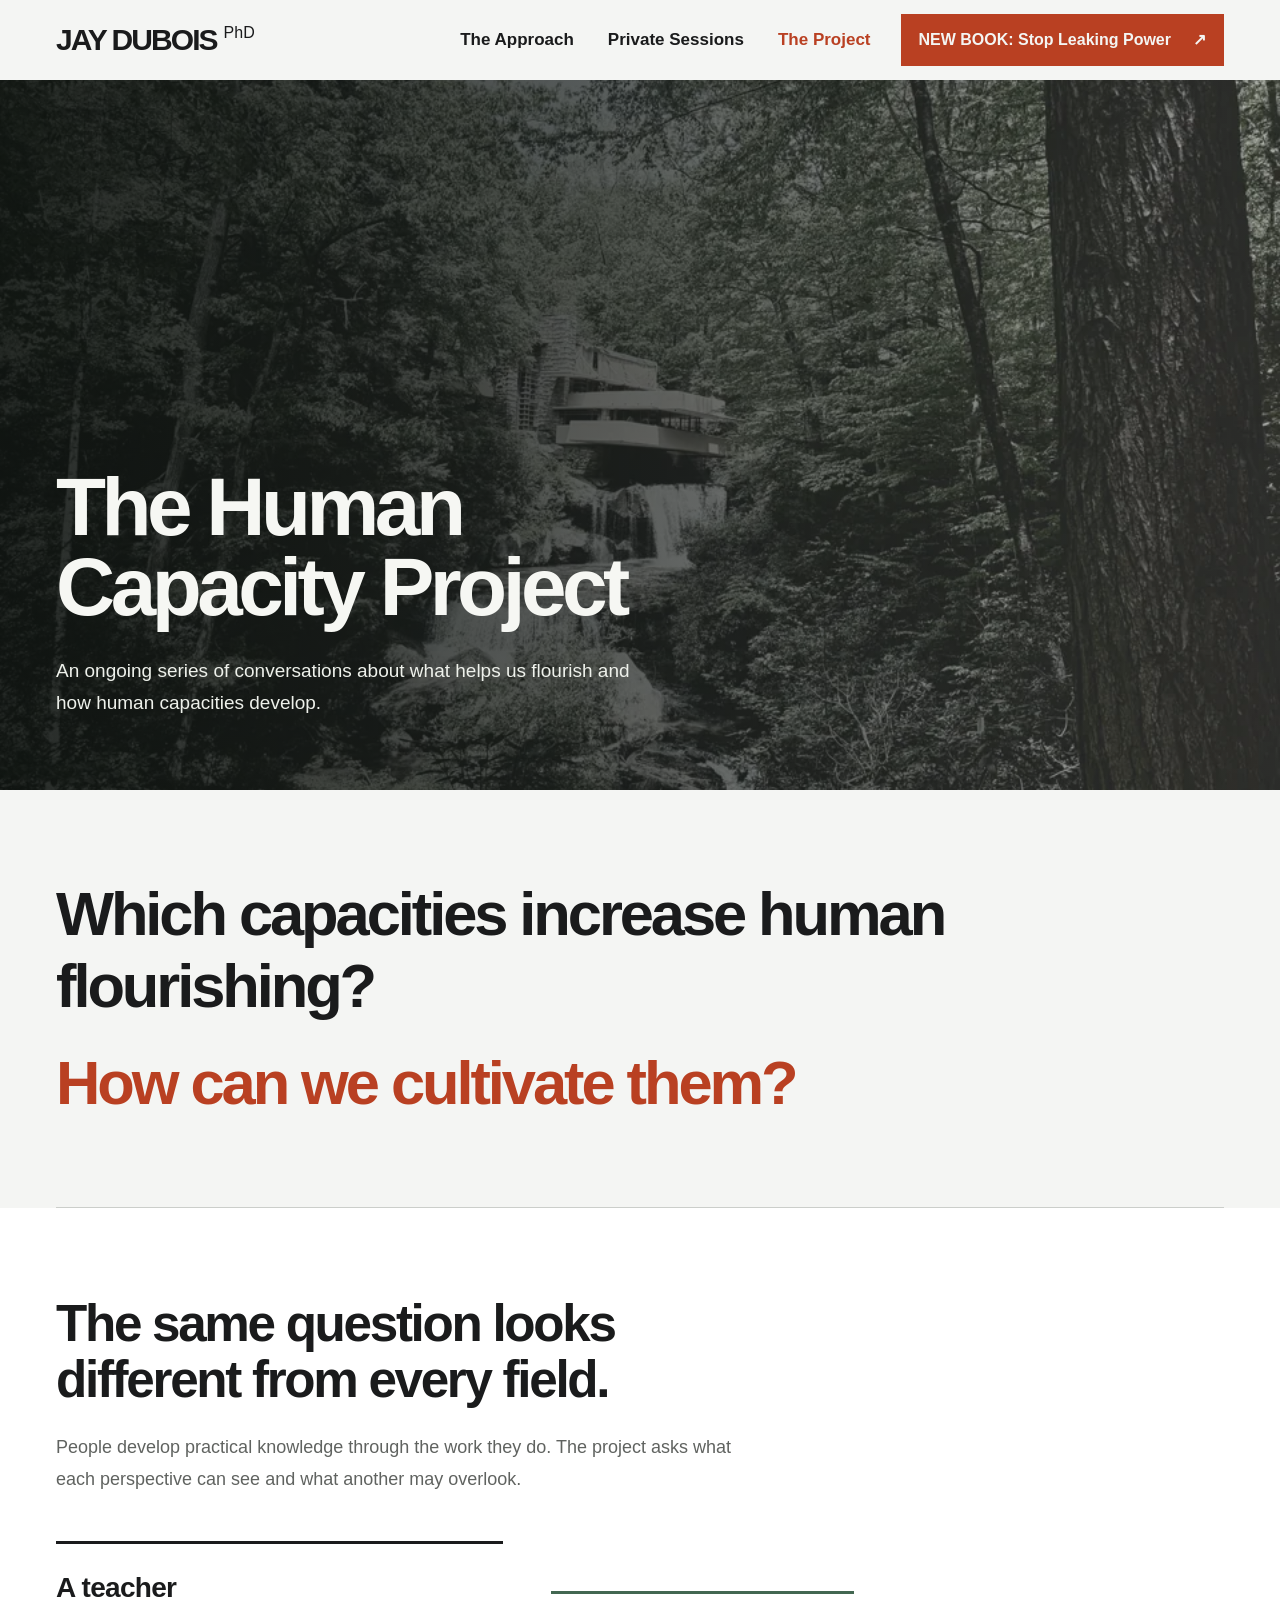
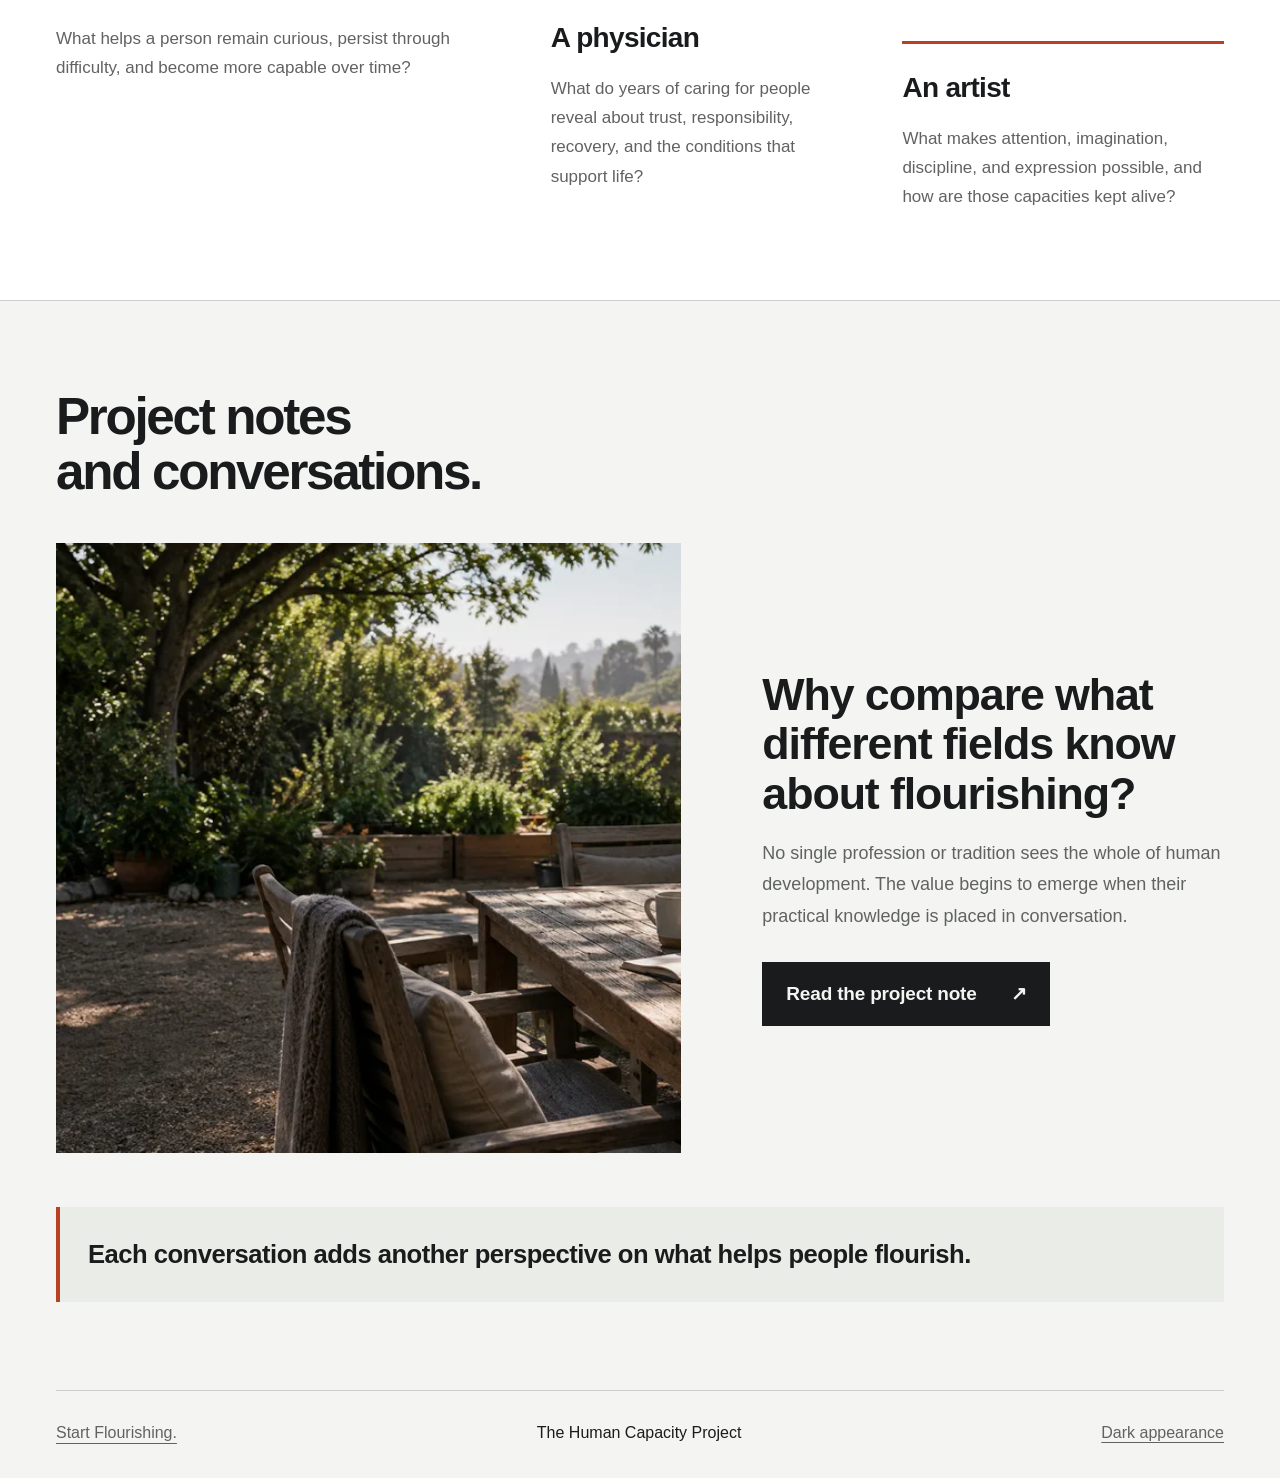
<file: human-capacity.html>
<!doctype html>
<html lang="en">
<head>
  <meta charset="utf-8">
  <meta name="viewport" content="width=device-width,initial-scale=1">
  <meta name="color-scheme" content="light dark">
  <title>The Human Capacity Project | Jay Dubois</title>
  <meta name="description" content="The Human Capacity Project is an ongoing series of conversations about which human capacities support flourishing and how those capacities develop.">
  <link rel="icon" href="data:image/svg+xml,%3Csvg xmlns='http://www.w3.org/2000/svg' viewBox='0 0 40 40'%3E%3Crect width='40' height='40' fill='%231a1b1c'/%3E%3Ctext x='20' y='28' fill='white' font-family='Arial' font-size='24' font-weight='bold' text-anchor='middle'%3EJ%3C/text%3E%3C/svg%3E">
  <link rel="stylesheet" href="styles.css">
  <link rel="stylesheet" href="inner-pages.css">
  <script src="page.js" defer></script>
</head>
<body class="inner-page project-page">
  <a class="skip-link" href="#main">Skip to content</a>
  <header class="site-header wrap">
    <a class="brand" href="index.html">JAY DUBOIS<span>PhD</span></a>
    <div class="header-actions">
      <nav aria-label="Main navigation">
        <a href="index.html#capacity">The Approach</a>
        <a href="sessions.html">Private Sessions</a>
        <a href="human-capacity.html" aria-current="page">The Project</a>
      </nav>
      <a class="header-book-cta" href="https://jayduboisphd.com/stop-leaking-power">NEW BOOK: Stop Leaking Power <span aria-hidden="true">↗</span></a>
    </div>
  </header>

  <main id="main">
    <section class="project-hero" aria-labelledby="project-title">
      <picture>
        <source media="(max-width: 767px)" srcset="assets/human-capacity-project-960.webp">
        <img src="assets/human-capacity-project.webp" width="1800" height="1012" alt="A house built over a waterfall in a forest">
      </picture>
      <div class="project-hero-content wrap">
        <h1 id="project-title">The Human Capacity Project</h1>
        <p>An ongoing series of conversations about what helps us flourish and how human capacities develop.</p>
      </div>
    </section>

    <section class="central-question inner-section wrap" aria-label="Central questions">
      <p>Which capacities increase human flourishing?</p>
      <p>How can we cultivate them?</p>
    </section>

    <section class="field-perspectives inner-section" aria-labelledby="perspectives-title">
      <div class="wrap">
        <div class="section-copy">
          <h2 id="perspectives-title">The same question looks different from every field.</h2>
          <p>People develop practical knowledge through the work they do. The project asks what each perspective can see and what another may overlook.</p>
        </div>
        <div class="perspective-grid">
          <article><h3>A teacher</h3><p>What helps a person remain curious, persist through difficulty, and become more capable over time?</p></article>
          <article><h3>A physician</h3><p>What do years of caring for people reveal about trust, responsibility, recovery, and the conditions that support life?</p></article>
          <article><h3>An artist</h3><p>What makes attention, imagination, discipline, and expression possible, and how are those capacities kept alive?</p></article>
        </div>
      </div>
    </section>

    <section class="inner-section wrap" aria-labelledby="publication-title">
      <div class="section-copy">
        <h2 id="publication-title">Project notes and conversations.</h2>
      </div>
      <article class="publication-feature">
        <picture>
          <source media="(max-width: 767px)" srcset="assets/flourishing-garden-v1-960.webp">
          <img src="assets/flourishing-garden-v1.webp" width="1800" height="1012" alt="An open notebook on a garden table" loading="lazy">
        </picture>
        <div class="publication-feature-copy">
          <h3>Why compare what different fields know about flourishing?</h3>
          <p>No single profession or tradition sees the whole of human development. The value begins to emerge when their practical knowledge is placed in conversation.</p>
          <a class="page-button" href="human-capacity/why-this-project.html">Read the project note <span aria-hidden="true">↗</span></a>
        </div>
      </article>
      <p class="publication-status">Each conversation adds another perspective on what helps people flourish.</p>
    </section>

  </main>

  <footer class="site-footer wrap">
    <a href="index.html">Start Flourishing.</a>
    <p>The Human Capacity Project</p>
    <button id="theme-button" class="theme-button" type="button" aria-pressed="false" hidden>Dark appearance</button>
  </footer>
</body>
</html>
</file>
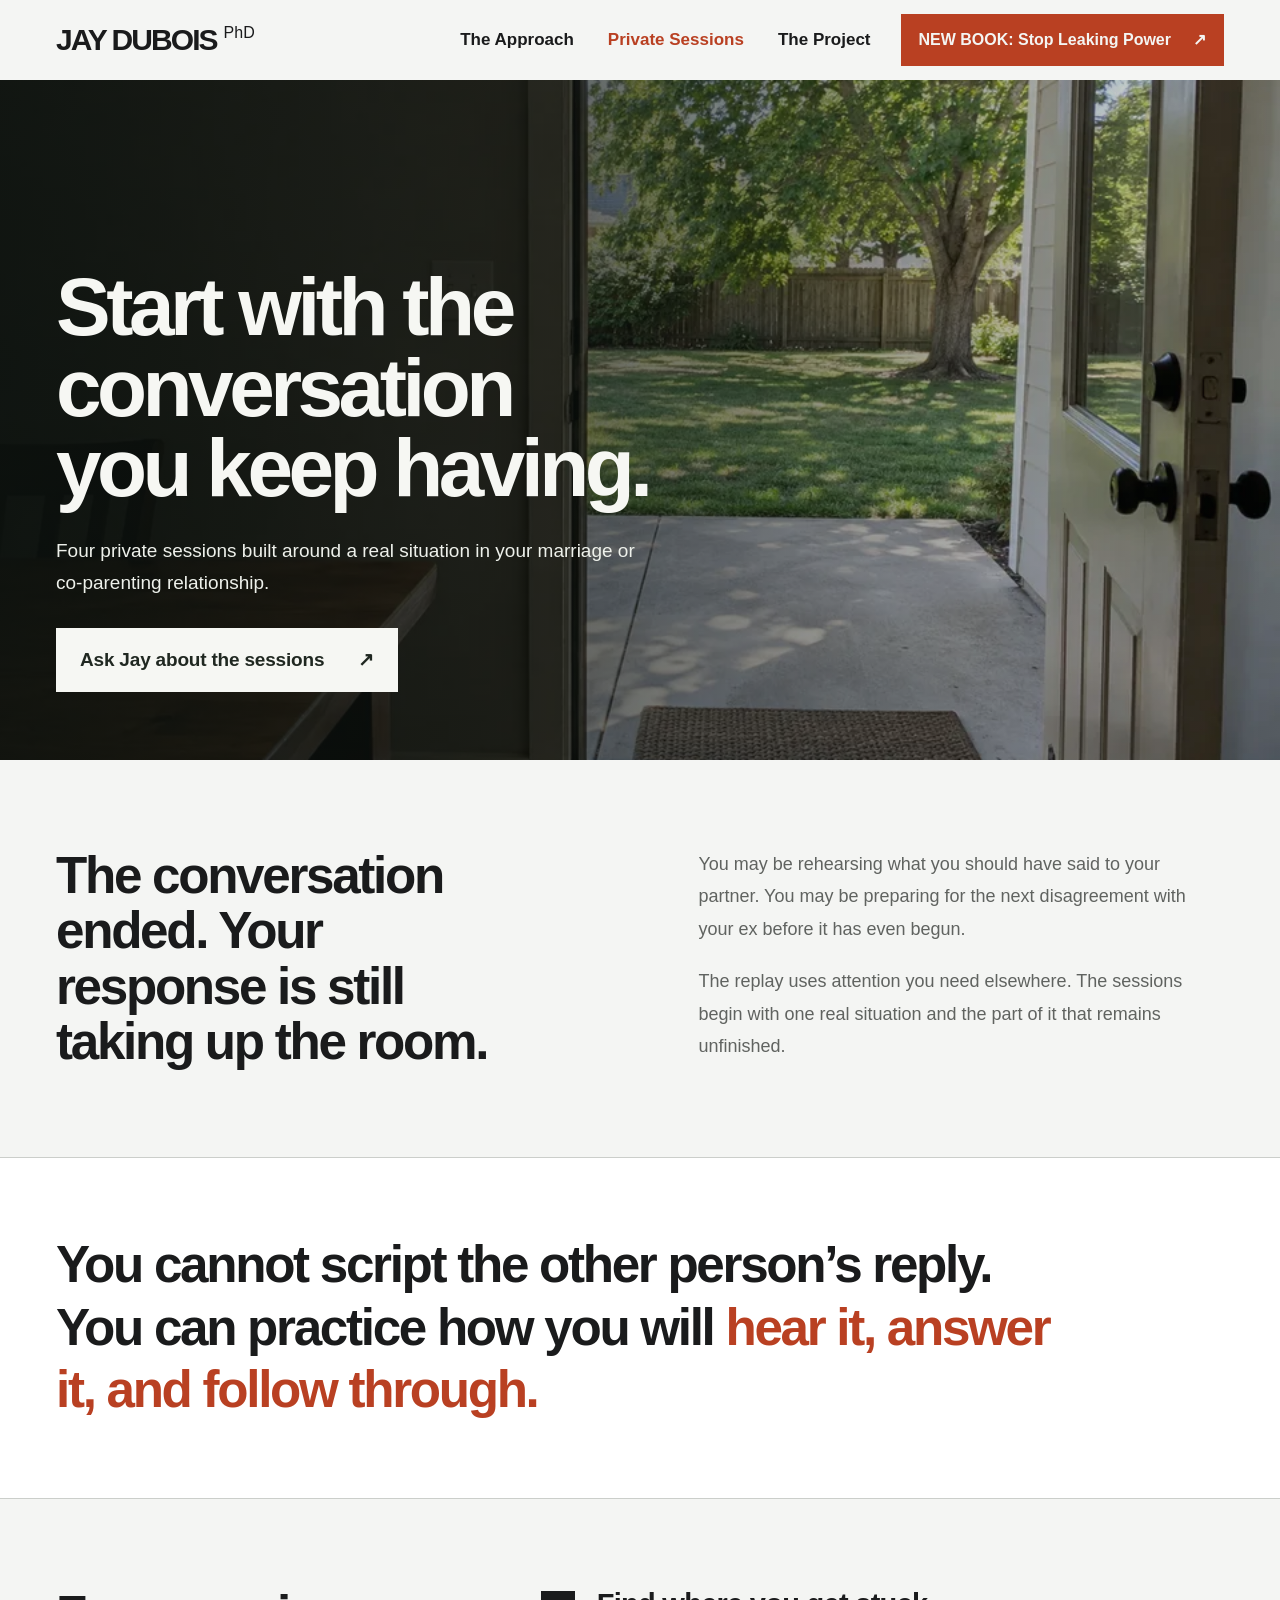
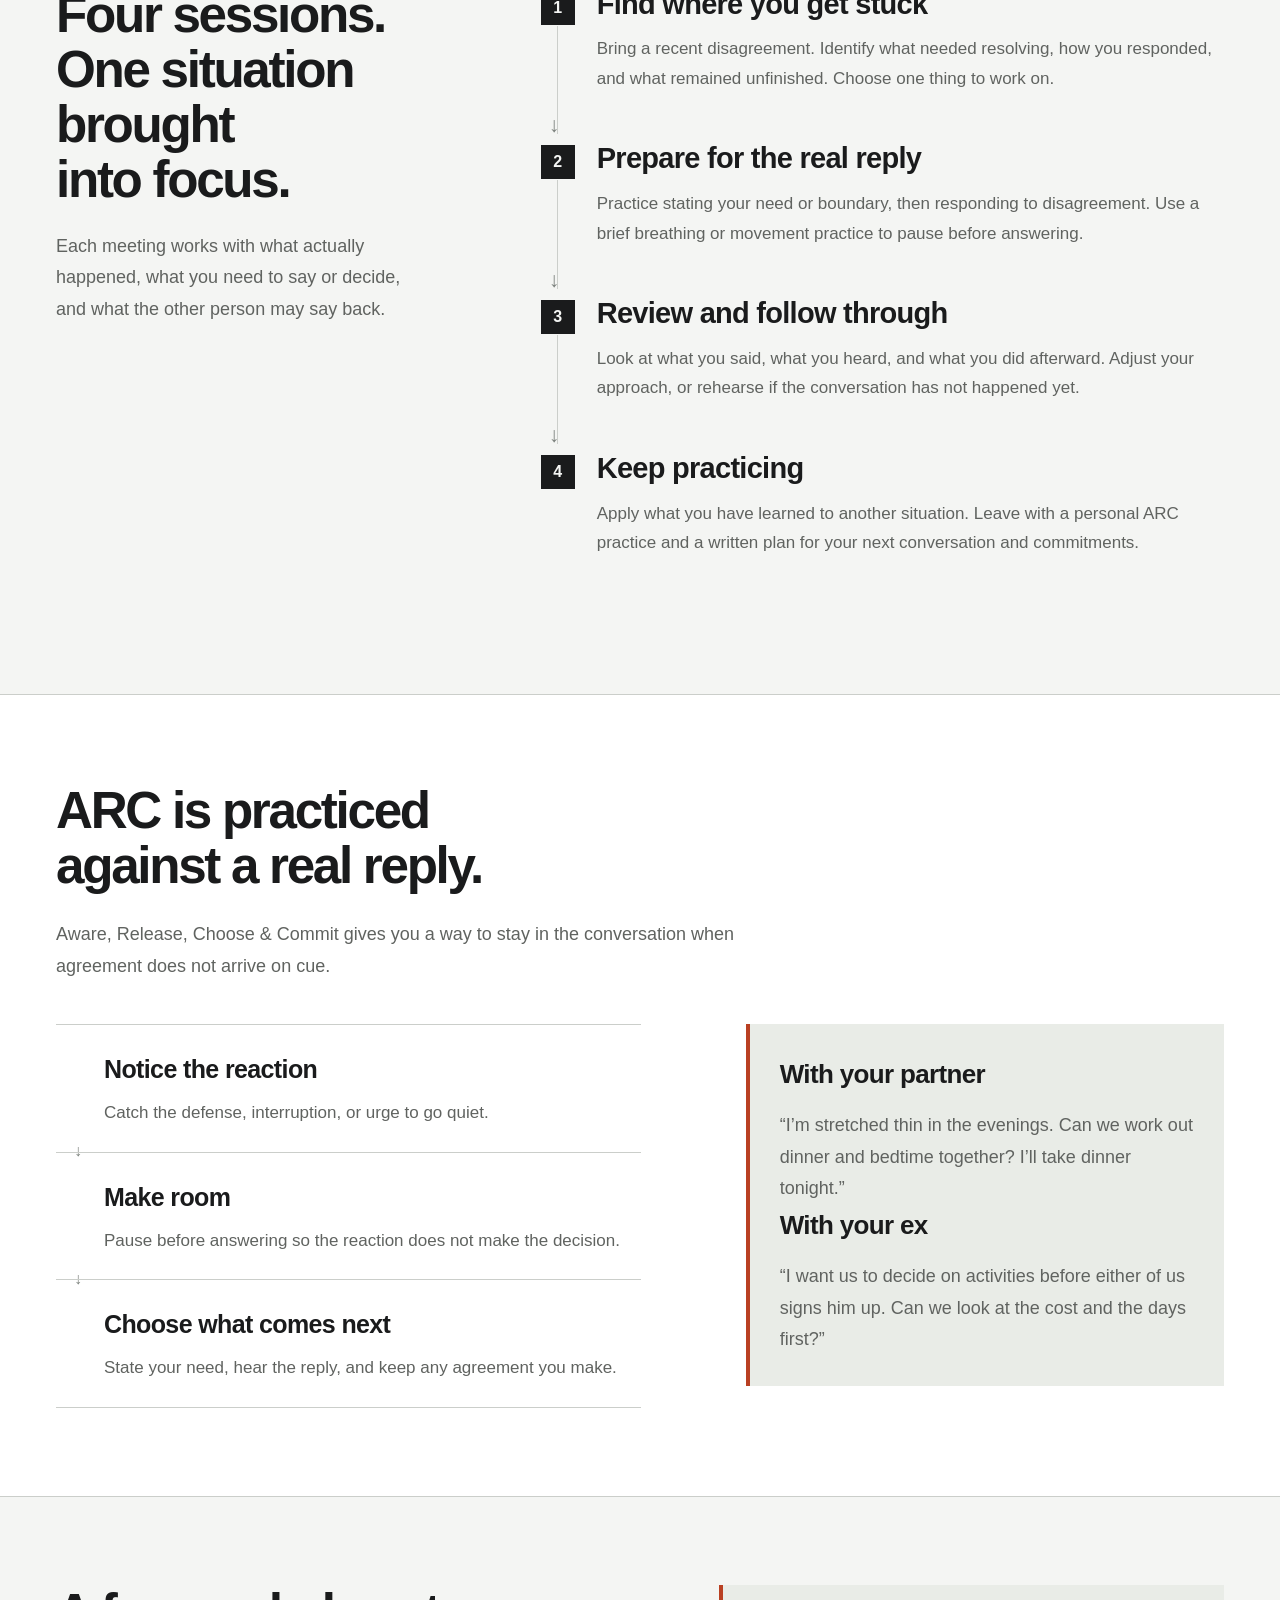
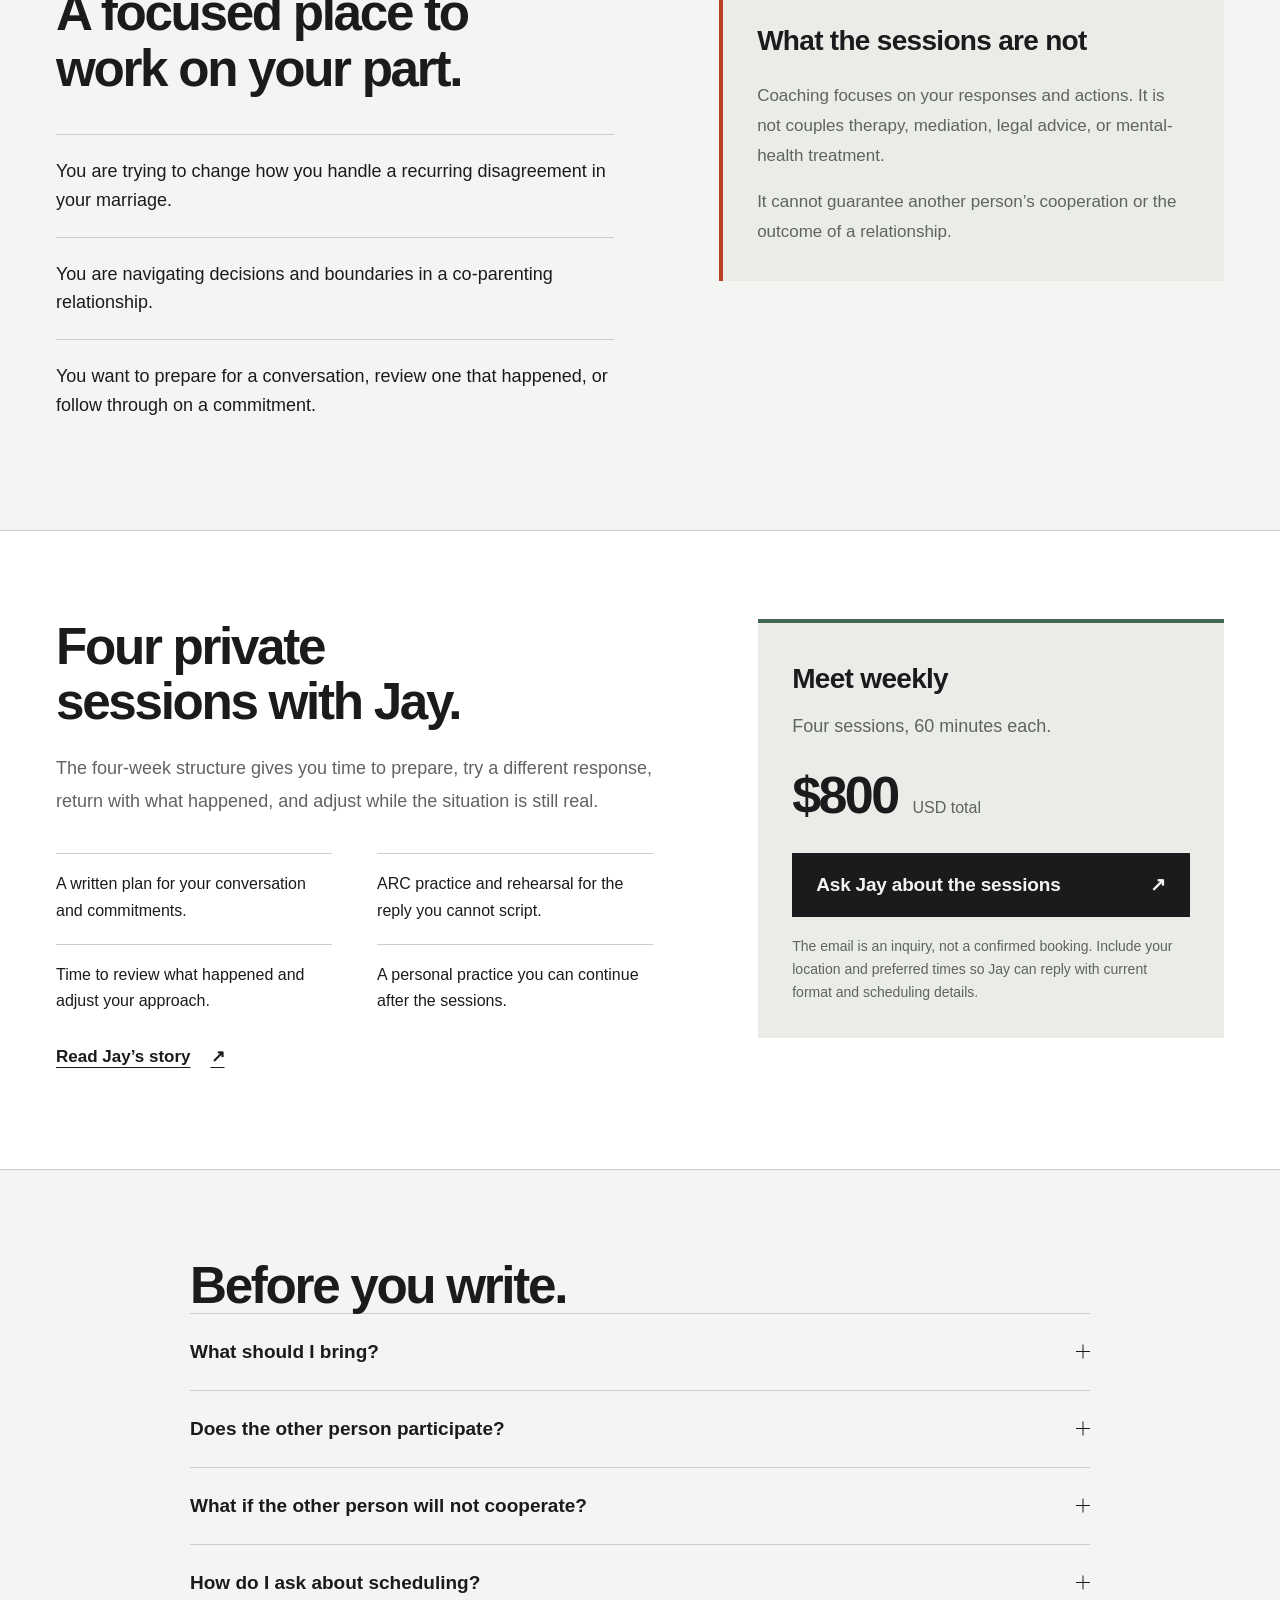
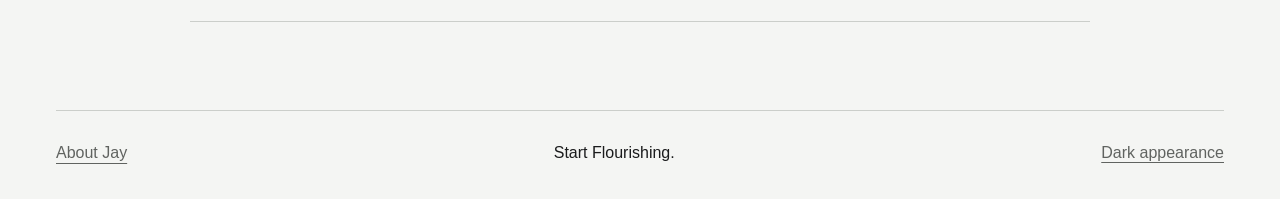
<file: sessions.html>
<!doctype html>
<html lang="en">
<head>
  <meta charset="utf-8">
  <meta name="viewport" content="width=device-width,initial-scale=1">
  <meta name="color-scheme" content="light dark">
  <title>Private Sessions with Jay Dubois | Start Flourishing</title>
  <meta name="description" content="Four private weekly sessions with Jay Dubois for dads working through a real situation in marriage or co-parenting. Sixty minutes each, $800 USD total.">
  <link rel="icon" href="data:image/svg+xml,%3Csvg xmlns='http://www.w3.org/2000/svg' viewBox='0 0 40 40'%3E%3Crect width='40' height='40' fill='%231a1b1c'/%3E%3Ctext x='20' y='28' fill='white' font-family='Arial' font-size='24' font-weight='bold' text-anchor='middle'%3EJ%3C/text%3E%3C/svg%3E">
  <link rel="stylesheet" href="styles.css">
  <link rel="stylesheet" href="inner-pages.css">
  <script src="page.js" defer></script>
</head>
<body class="inner-page sessions-page">
  <a class="skip-link" href="#main">Skip to content</a>
  <header class="site-header wrap">
    <a class="brand" href="index.html">JAY DUBOIS<span>PhD</span></a>
    <div class="header-actions">
      <nav aria-label="Main navigation">
        <a href="index.html#capacity">The Approach</a>
        <a href="sessions.html" aria-current="page">Private Sessions</a>
        <a href="human-capacity.html">The Project</a>
      </nav>
      <a class="header-book-cta" href="https://jayduboisphd.com/stop-leaking-power">NEW BOOK: Stop Leaking Power <span aria-hidden="true">↗</span></a>
    </div>
  </header>

  <main id="main">
    <section class="session-hero" aria-labelledby="sessions-title">
      <picture>
        <source media="(max-width: 767px)" srcset="assets/intro-afternoon-v1-960.webp">
        <img src="assets/intro-afternoon-v1.webp" width="1800" height="1012" alt="An open door leading from a quiet room into a sunlit yard">
      </picture>
      <div class="session-hero-content wrap">
        <h1 id="sessions-title">Start with the conversation you keep having.</h1>
        <p>Four private sessions built around a real situation in your marriage or co-parenting relationship.</p>
        <a class="page-button page-button-light" href="mailto:clarity@jayduboisphd.com?subject=Coaching%20for%20dads">Ask Jay about the sessions <span aria-hidden="true">↗</span></a>
      </div>
    </section>

    <section class="session-recognition inner-section wrap" aria-labelledby="session-recognition-title">
      <h2 id="session-recognition-title">The conversation ended. Your response is still taking up the room.</h2>
      <div class="session-recognition-copy">
        <p>You may be rehearsing what you should have said to your partner. You may be preparing for the next disagreement with your ex before it has even begun.</p>
        <p>The replay uses attention you need elsewhere. The sessions begin with one real situation and the part of it that remains unfinished.</p>
      </div>
    </section>

    <section class="reframe-block" aria-label="The work of the sessions">
      <div class="wrap"><p>You cannot script the other person’s reply. You can practice how you will <strong>hear it, answer it, and follow through.</strong></p></div>
    </section>

    <section class="session-path inner-section wrap" aria-labelledby="path-title">
      <div class="session-path-intro">
        <h2 id="path-title">Four sessions. One situation brought into focus.</h2>
        <p>Each meeting works with what actually happened, what you need to say or decide, and what the other person may say back.</p>
      </div>
      <ol class="session-steps">
        <li><span class="step-mark" aria-hidden="true">1</span><h3>Find where you get stuck</h3><p>Bring a recent disagreement. Identify what needed resolving, how you responded, and what remained unfinished. Choose one thing to work on.</p></li>
        <li><span class="step-mark" aria-hidden="true">2</span><h3>Prepare for the real reply</h3><p>Practice stating your need or boundary, then responding to disagreement. Use a brief breathing or movement practice to pause before answering.</p></li>
        <li><span class="step-mark" aria-hidden="true">3</span><h3>Review and follow through</h3><p>Look at what you said, what you heard, and what you did afterward. Adjust your approach, or rehearse if the conversation has not happened yet.</p></li>
        <li><span class="step-mark" aria-hidden="true">4</span><h3>Keep practicing</h3><p>Apply what you have learned to another situation. Leave with a personal ARC practice and a written plan for your next conversation and commitments.</p></li>
      </ol>
    </section>

    <section class="sessions-arc inner-section" aria-labelledby="session-arc-title">
      <div class="wrap">
        <div class="section-copy">
          <h2 id="session-arc-title">ARC is practiced against a real reply.</h2>
          <p>Aware, Release, Choose &amp; Commit gives you a way to stay in the conversation when agreement does not arrive on cue.</p>
        </div>
        <div class="session-arc-grid">
          <ol class="session-arc-actions">
            <li><h3>Notice the reaction</h3><p>Catch the defense, interruption, or urge to go quiet.</p></li>
            <li><h3>Make room</h3><p>Pause before answering so the reaction does not make the decision.</p></li>
            <li><h3>Choose what comes next</h3><p>State your need, hear the reply, and keep any agreement you make.</p></li>
          </ol>
          <aside class="session-example">
            <h3>With your partner</h3>
            <p>“I’m stretched thin in the evenings. Can we work out dinner and bedtime together? I’ll take dinner tonight.”</p>
            <h3>With your ex</h3>
            <p>“I want us to decide on activities before either of us signs him up. Can we look at the cost and the days first?”</p>
          </aside>
        </div>
      </div>
    </section>

    <section class="fit-section inner-section wrap" aria-labelledby="fit-title">
      <div>
        <h2 id="fit-title">A focused place to work on your part.</h2>
        <ul class="fit-list">
          <li>You are trying to change how you handle a recurring disagreement in your marriage.</li>
          <li>You are navigating decisions and boundaries in a co-parenting relationship.</li>
          <li>You want to prepare for a conversation, review one that happened, or follow through on a commitment.</li>
        </ul>
      </div>
      <aside class="boundary-block">
        <h3>What the sessions are not</h3>
        <p>Coaching focuses on your responses and actions. It is not couples therapy, mediation, legal advice, or mental-health treatment.</p>
        <p>It cannot guarantee another person’s cooperation or the outcome of a relationship.</p>
      </aside>
    </section>

    <section class="offer-section inner-section" aria-labelledby="offer-title">
      <div class="offer-layout wrap">
        <div class="offer-copy">
          <h2 id="offer-title">Four private sessions with Jay.</h2>
          <p>The four-week structure gives you time to prepare, try a different response, return with what happened, and adjust while the situation is still real.</p>
          <ul class="offer-includes">
            <li>A written plan for your conversation and commitments.</li>
            <li>ARC practice and rehearsal for the reply you cannot script.</li>
            <li>Time to review what happened and adjust your approach.</li>
            <li>A personal practice you can continue after the sessions.</li>
          </ul>
          <a class="text-route" href="about.html">Read Jay’s story <span aria-hidden="true">↗</span></a>
        </div>
        <div class="offer-panel">
          <h3>Meet weekly</h3>
          <p class="offer-format">Four sessions, 60 minutes each.</p>
          <p class="offer-price"><strong>$800</strong><span>USD total</span></p>
          <a class="page-button" href="mailto:clarity@jayduboisphd.com?subject=Coaching%20for%20dads">Ask Jay about the sessions <span aria-hidden="true">↗</span></a>
          <p class="offer-note">The email is an inquiry, not a confirmed booking. Include your location and preferred times so Jay can reply with current format and scheduling details.</p>
        </div>
      </div>
    </section>

    <section class="session-faq inner-section wrap" aria-labelledby="faq-title">
      <h2 id="faq-title">Before you write.</h2>
      <details>
        <summary>What should I bring?<span class="disclosure-mark" aria-hidden="true"></span></summary>
        <p>Bring one recent or repeating situation. You do not need to arrive with a polished account or a solution.</p>
      </details>
      <details>
        <summary>Does the other person participate?<span class="disclosure-mark" aria-hidden="true"></span></summary>
        <p>The offer described here is for private sessions with you. The work stays focused on your responses, choices, and follow-through.</p>
      </details>
      <details>
        <summary>What if the other person will not cooperate?<span class="disclosure-mark" aria-hidden="true"></span></summary>
        <p>You can still work on how you listen, state a need or boundary, answer disagreement, and decide what you will do next. Their cooperation and the outcome remain outside the scope of the sessions.</p>
      </details>
      <details>
        <summary>How do I ask about scheduling?<span class="disclosure-mark" aria-hidden="true"></span></summary>
        <p>Email Jay with a brief description of what you want to work on, your location, and a few times that may work for you. He can reply with current format and scheduling information.</p>
      </details>
    </section>
  </main>

  <footer class="site-footer wrap">
    <a href="about.html">About Jay</a>
    <p>Start Flourishing.</p>
    <button id="theme-button" class="theme-button" type="button" aria-pressed="false" hidden>Dark appearance</button>
  </footer>
</body>
</html>
</file>
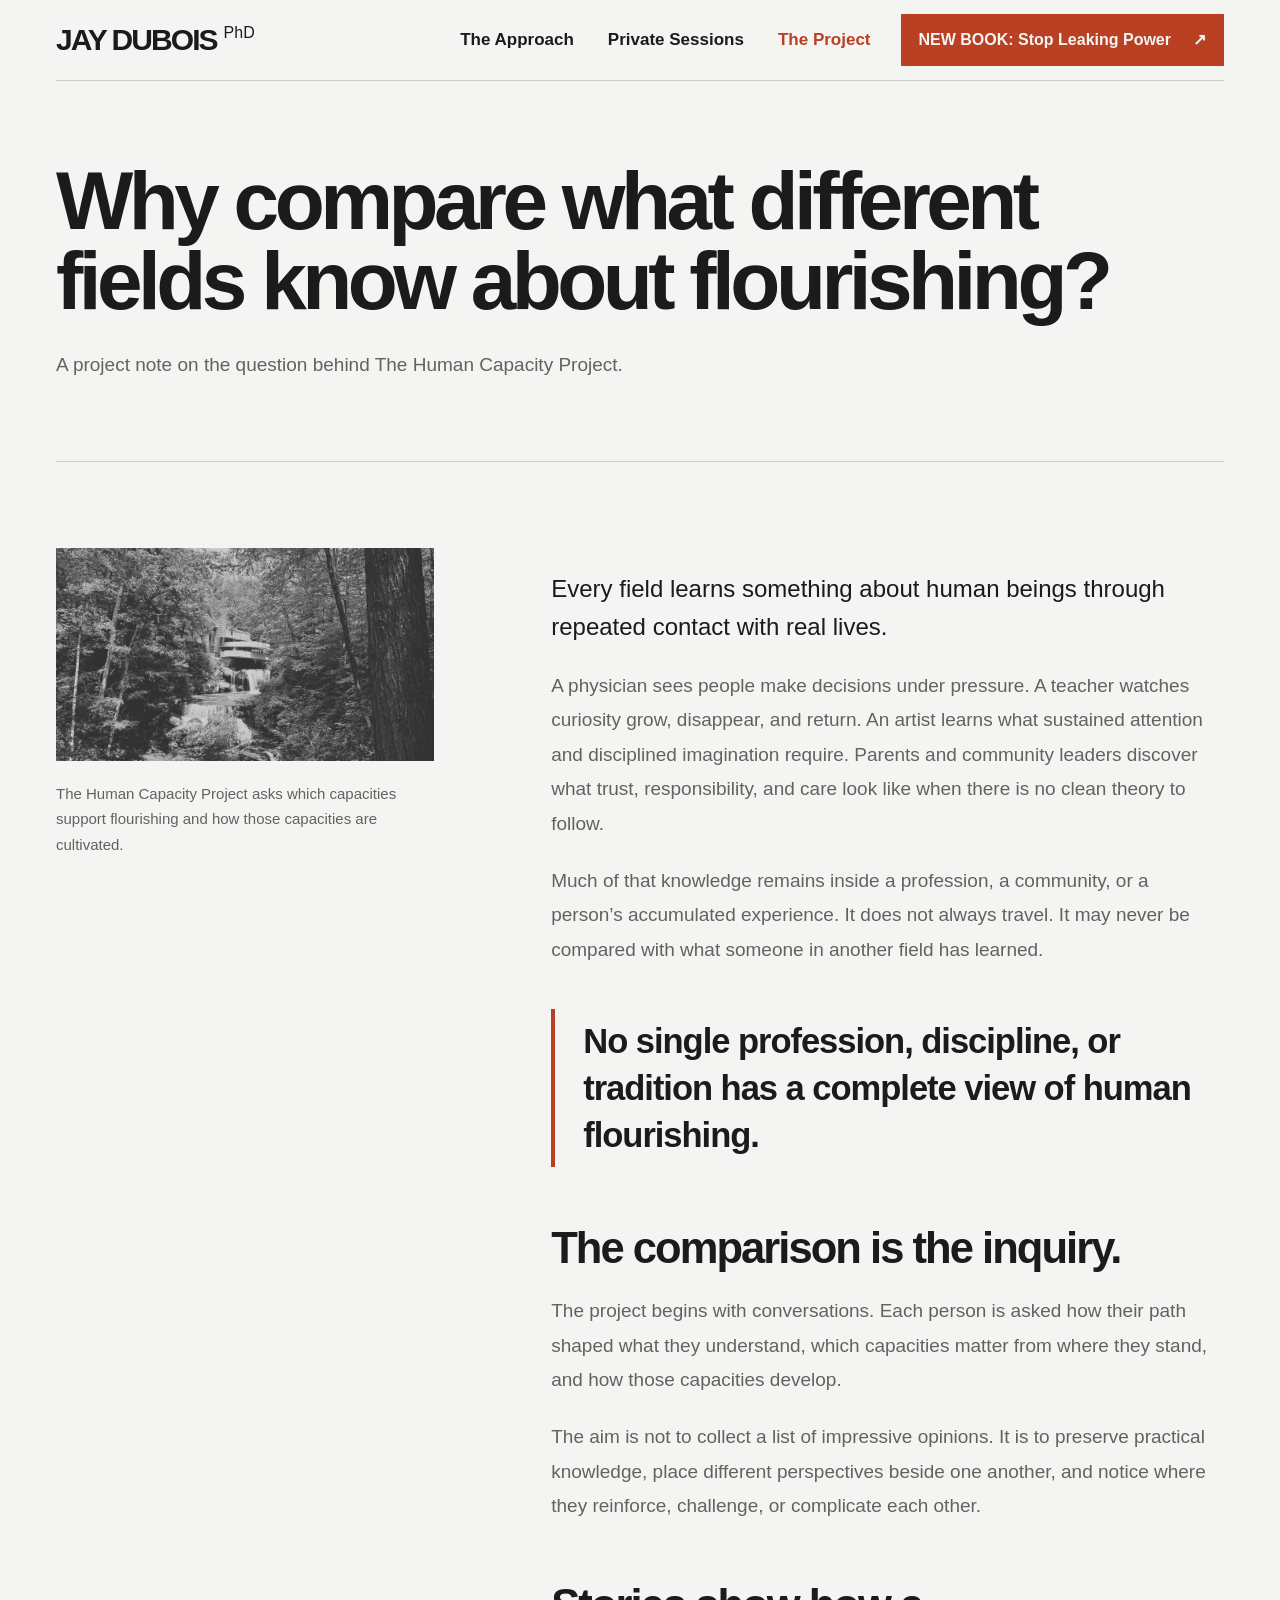
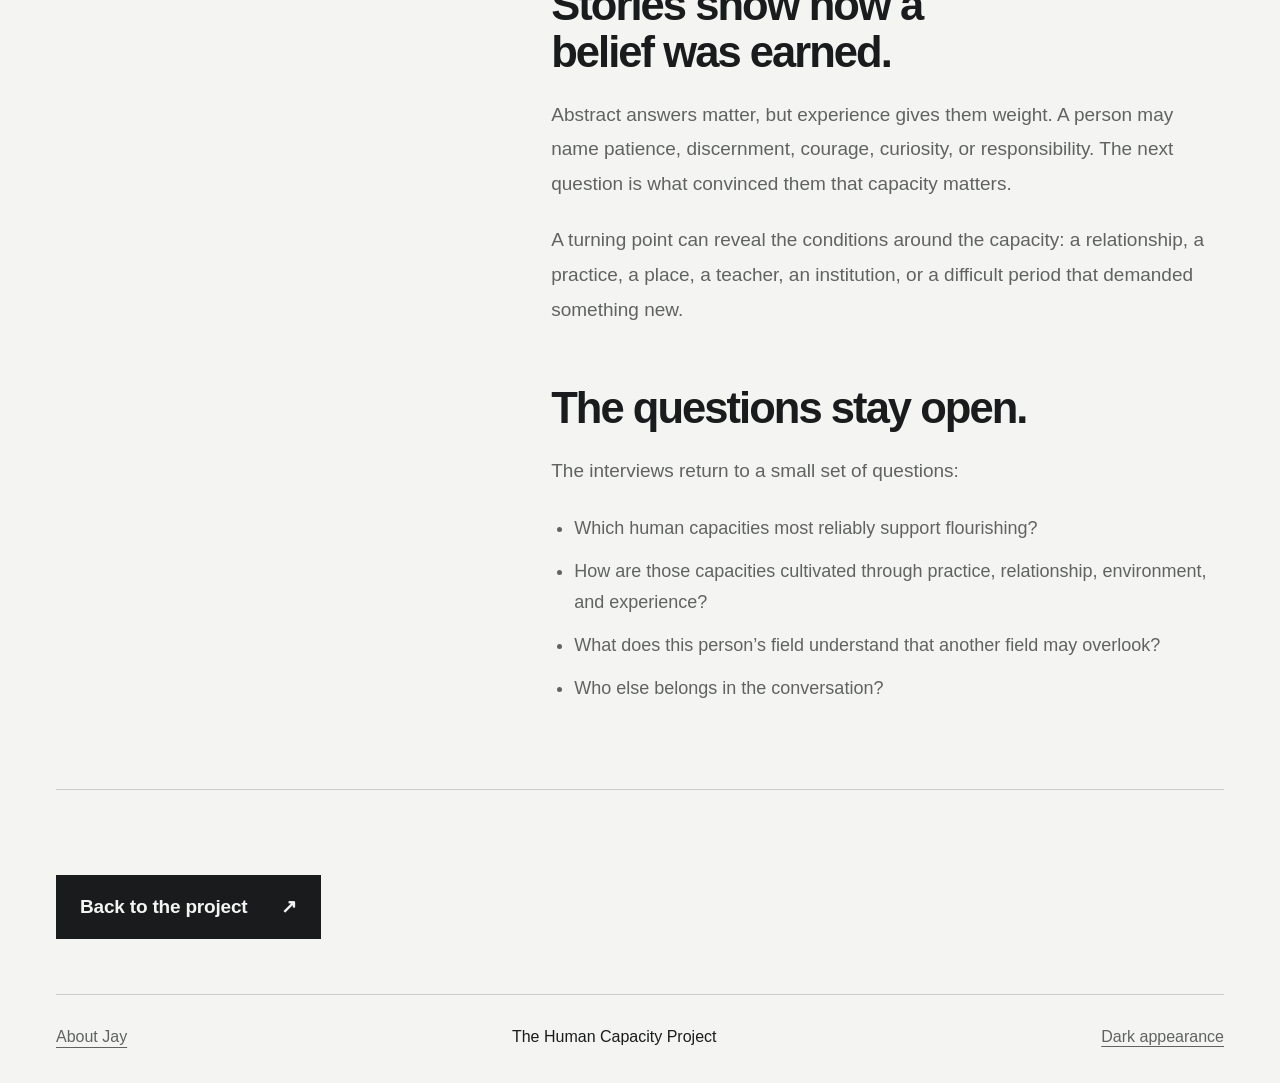
<file: human-capacity/why-this-project.html>
<!doctype html>
<html lang="en">
<head>
  <meta charset="utf-8">
  <meta name="viewport" content="width=device-width,initial-scale=1">
  <meta name="color-scheme" content="light dark">
  <title>Why Compare What Different Fields Know About Flourishing? | Human Capacity Project</title>
  <meta name="description" content="A project note on why the Human Capacity Project places the practical knowledge of different professions and traditions into conversation.">
  <link rel="icon" href="data:image/svg+xml,%3Csvg xmlns='http://www.w3.org/2000/svg' viewBox='0 0 40 40'%3E%3Crect width='40' height='40' fill='%231a1b1c'/%3E%3Ctext x='20' y='28' fill='white' font-family='Arial' font-size='24' font-weight='bold' text-anchor='middle'%3EJ%3C/text%3E%3C/svg%3E">
  <link rel="stylesheet" href="../styles.css">
  <link rel="stylesheet" href="../inner-pages.css">
  <script src="../page.js" defer></script>
</head>
<body class="inner-page article-page">
  <a class="skip-link" href="#main">Skip to content</a>
  <header class="site-header wrap">
    <a class="brand" href="../index.html">JAY DUBOIS<span>PhD</span></a>
    <div class="header-actions">
      <nav aria-label="Main navigation">
        <a href="../index.html#capacity">The Approach</a>
        <a href="../sessions.html">Private Sessions</a>
        <a href="../human-capacity.html" aria-current="page">The Project</a>
      </nav>
      <a class="header-book-cta" href="https://jayduboisphd.com/stop-leaking-power">NEW BOOK: Stop Leaking Power <span aria-hidden="true">↗</span></a>
    </div>
  </header>

  <main id="main">
    <header class="article-hero wrap">
      <h1>Why compare what different fields know about flourishing?</h1>
      <p>A project note on the question behind The Human Capacity Project.</p>
    </header>

    <article class="article-layout wrap">
      <aside class="article-aside">
        <picture>
          <source media="(max-width: 767px)" srcset="../assets/human-capacity-project-960.webp">
          <img src="../assets/human-capacity-project.webp" width="1800" height="1012" alt="A house built over a waterfall in a forest">
        </picture>
        <p>The Human Capacity Project asks which capacities support flourishing and how those capacities are cultivated.</p>
      </aside>

      <div class="article-body">
        <p class="article-lead">Every field learns something about human beings through repeated contact with real lives.</p>
        <p>A physician sees people make decisions under pressure. A teacher watches curiosity grow, disappear, and return. An artist learns what sustained attention and disciplined imagination require. Parents and community leaders discover what trust, responsibility, and care look like when there is no clean theory to follow.</p>
        <p>Much of that knowledge remains inside a profession, a community, or a person’s accumulated experience. It does not always travel. It may never be compared with what someone in another field has learned.</p>

        <blockquote>No single profession, discipline, or tradition has a complete view of human flourishing.</blockquote>

        <h2>The comparison is the inquiry.</h2>
        <p>The project begins with conversations. Each person is asked how their path shaped what they understand, which capacities matter from where they stand, and how those capacities develop.</p>
        <p>The aim is not to collect a list of impressive opinions. It is to preserve practical knowledge, place different perspectives beside one another, and notice where they reinforce, challenge, or complicate each other.</p>

        <h2>Stories show how a belief was earned.</h2>
        <p>Abstract answers matter, but experience gives them weight. A person may name patience, discernment, courage, curiosity, or responsibility. The next question is what convinced them that capacity matters.</p>
        <p>A turning point can reveal the conditions around the capacity: a relationship, a practice, a place, a teacher, an institution, or a difficult period that demanded something new.</p>

        <h2>The questions stay open.</h2>
        <p>The interviews return to a small set of questions:</p>
        <ul>
          <li>Which human capacities most reliably support flourishing?</li>
          <li>How are those capacities cultivated through practice, relationship, environment, and experience?</li>
          <li>What does this person’s field understand that another field may overlook?</li>
          <li>Who else belongs in the conversation?</li>
        </ul>
      </div>
    </article>

    <div class="article-back wrap">
      <a class="page-button" href="../human-capacity.html">Back to the project <span aria-hidden="true">↗</span></a>
    </div>
  </main>

  <footer class="site-footer wrap">
    <a href="../about.html">About Jay</a>
    <p>The Human Capacity Project</p>
    <button id="theme-button" class="theme-button" type="button" aria-pressed="false" hidden>Dark appearance</button>
  </footer>
</body>
</html>
</file>
<file: styles.css>
:root{color-scheme:light;--bg:#f4f5f3;--surface:#fff;--ink:#1a1b1c;--muted:#606360;--line:#cbceca;--accent:#b94022;--wash:#f9ede7;--soft:#e9ece7;--wire:#7c827d;--sans:Bahnschrift,'Franklin Gothic Medium','Arial Narrow',Arial,sans-serif;--body:'Segoe UI',Arial,sans-serif}
:root.dark{color-scheme:dark;--bg:#171a19;--surface:#202422;--ink:#f0f2ec;--muted:#b6bdb6;--line:#424b44;--accent:#fa9471;--wash:#342721;--soft:#29322c;--wire:#9ca89d}
*{box-sizing:border-box}html{scroll-behavior:smooth;scroll-padding-top:24px}body{margin:0;background:var(--bg);color:var(--ink);font:16px/1.6 var(--body);-webkit-font-smoothing:antialiased}h1,h2,h3,p,figure{margin:0}h1,h2,h3,.brand{font-family:var(--sans)}a{color:inherit;text-underline-offset:5px}a:hover{color:var(--accent)}button{font:inherit;color:inherit;cursor:pointer}a:focus-visible,button:focus-visible,summary:focus-visible{outline:3px solid var(--accent);outline-offset:5px}::selection{background:var(--accent);color:var(--bg)}[hidden]{display:none!important}.wrap{width:min(1280px,calc(100% - 112px));margin-inline:auto}.site-header{height:80px;border-bottom:1px solid var(--line);display:flex;align-items:center;justify-content:space-between;gap:24px}.brand{font-size:1.55rem;font-weight:700;letter-spacing:-.065em;text-decoration:none;white-space:nowrap}.brand span{display:inline-block;vertical-align:top;margin:7px 0 0 7px;font:10px var(--body);letter-spacing:0}nav{display:flex;gap:32px}nav a{display:inline-flex;align-items:center;min-height:44px;font-size:13px;text-decoration:none}.opening{display:grid;grid-template-columns:1.05fr .95fr;gap:7%;align-items:center;padding:60px 0 58px}.eyebrow{color:var(--accent);font-size:12px;letter-spacing:.13em;text-transform:uppercase;font-weight:600;margin-bottom:25px}h1{font-size:clamp(3.1rem,5.3vw,4.7rem);line-height:.99;letter-spacing:-.055em;font-weight:700}h1 span{color:var(--accent)}.intro{max-width:385px;margin-top:25px;color:var(--muted);line-height:1.7}.intro-end{margin-top:13px;color:var(--ink)}.analysis{background:var(--surface);border:1px solid var(--line);padding:30px}.analysis h2{font-size:1.55rem;line-height:1.16;letter-spacing:-.035em}.split-diagram{margin:30px 0 25px}.event{background:var(--soft);text-align:center;padding:19px 12px;font-family:var(--sans);font-weight:600;font-size:18px}.branch{height:45px;position:relative;display:flex;padding-inline:25%}.branch::before{content:'';position:absolute;top:0;left:50%;height:23px;border-left:1px solid var(--wire)}.branch span{width:50%;border-top:1px solid var(--wire);position:relative;margin-top:22px}.branch span:first-child{border-left:1px solid var(--wire)}.branch span:last-child{border-right:1px solid var(--wire)}.branch span::after{content:'';position:absolute;bottom:0;width:6px;height:6px;border-right:1px solid var(--wire);border-bottom:1px solid var(--wire);transform:rotate(45deg)}.branch span:first-child::after{left:-4px}.branch span:last-child::after{right:-4px}.lanes{display:grid;grid-template-columns:1fr 1fr;gap:20px}.lane{padding:15px 0 0;text-align:center}.lane h3{font-size:18px;letter-spacing:-.035em;white-space:nowrap}.lane p{font-size:15px;color:var(--muted);line-height:1.6;margin-top:10px}.lane-end{display:block;font-size:13px;margin-top:23px;border-top:2px solid var(--ink);padding-top:12px;font-weight:600}.replay h3{color:var(--accent)}.replay .lane-end{border-color:var(--accent);color:var(--accent)}.analysis figcaption{font-size:14px;line-height:1.6;border-top:1px solid var(--line);padding-top:20px;max-width:380px}.practice{border-top:2px solid var(--ink);padding:40px 0 35px}.proposition{color:var(--accent);font-size:14px;font-weight:600;margin-bottom:15px}h2{font-size:clamp(1.9rem,3.15vw,2.65rem);font-weight:600;line-height:1.12;letter-spacing:-.045em}.practice-intro{color:var(--muted);max-width:570px;margin-top:17px}.arc-steps{list-style:none;display:grid;grid-template-columns:1fr 1fr 1fr;gap:45px;padding:0;margin:35px 0 30px}.arc-steps li{padding-top:16px;border-top:1px solid var(--line)}.stage{color:var(--accent);font-size:12px;font-weight:600;margin-bottom:10px}.arc-steps h3{font-size:23px;line-height:1.2;letter-spacing:-.04em}.arc-steps h3+p{max-width:285px;font-size:15px;line-height:1.65;color:var(--muted);margin-top:10px}.reply-example{border-block:1px solid var(--line)}summary{min-height:60px;display:flex;align-items:center;justify-content:space-between;gap:25px;list-style:none;font-size:15px;font-weight:600;cursor:pointer;padding-block:15px}summary::-webkit-details-marker{display:none}summary:hover{color:var(--accent)}.disclosure-mark{position:relative;width:14px;height:14px;flex-shrink:0}.disclosure-mark::before,.disclosure-mark::after{content:'';position:absolute;left:0;top:6px;width:14px;height:1px;background:currentColor}.disclosure-mark::after{transform:rotate(90deg)}details[open] .disclosure-mark::after{transform:none}.reply-content{padding:10px 0 25px}.request{font-size:17px;font-weight:600}.replies{display:grid;grid-template-columns:1fr 1fr;gap:35px;margin-top:25px}.replies>div{border-left:2px solid var(--line);padding-left:18px}.replies>div:last-child{border-color:var(--accent)}.replies h3{font:600 12px var(--body);color:var(--muted);margin-bottom:10px}.replies p{font-size:18px;max-width:340px;line-height:1.5}.reply-close{margin-top:25px;color:var(--muted);font-size:13px;max-width:630px}.method-credit{font-size:11px;color:var(--muted);margin-top:17px}.heart-section{border-top:1px solid var(--line);padding:40px 0;display:grid;grid-template-columns:1.25fr .75fr;gap:9%;align-items:center}.heart-label{font-size:13px;font-weight:600;color:var(--accent);margin-bottom:15px}.heart-copy{color:var(--muted);font-size:15px;max-width:520px;margin-top:20px}.contact-line{display:flex;align-items:center;gap:25px;margin-top:22px;font-size:13px}.contact-line a{display:inline-flex;align-items:center;gap:15px;min-height:44px;font-weight:600}.book-note{display:grid;grid-template-columns:95px 1fr;gap:23px;align-items:center}.book-note img{display:block;width:95px;height:auto;box-shadow:4px 5px 0 var(--line)}.book-note h3{font-size:22px;letter-spacing:-.035em;line-height:1.15;margin-block:7px 11px}.book-note p{font-size:13px;color:var(--muted);line-height:1.6}.book-note p:first-child{font-size:11px}.book-note a{display:inline-flex;align-items:center;min-height:44px;gap:10px;font-size:12px;font-weight:600;margin-top:8px}.site-footer{border-top:1px solid var(--line);display:flex;justify-content:space-between;align-items:center;gap:20px;padding:19px 0 23px;color:var(--muted)}.author-link{display:flex;align-items:center;gap:12px;text-decoration:none;font-size:12px}.author-link>span>span{display:block;font-size:11px;margin-top:2px}.author-photo{display:block;position:relative;overflow:hidden;width:42px;height:46px;flex-shrink:0}.author-photo img{position:absolute;left:-54px;top:-9px;width:128px;height:auto;max-width:none;filter:grayscale(1)}.theme-button{background:none;border:0;min-height:44px;font-size:11px;text-decoration:underline;text-underline-offset:4px;white-space:nowrap;padding:10px 0}.skip-link{position:fixed;top:10px;left:10px;transform:translateY(-200%);background:var(--surface);padding:10px 15px;z-index:2}.skip-link:focus{transform:none}.about-main{max-width:900px;padding:65px 0}.about-intro{display:grid;grid-template-columns:1fr 105px;gap:30px;align-items:center}.about-intro h1{font-size:clamp(2.5rem,4vw,3.8rem)}.about-intro .author-photo{width:105px;height:120px}.about-intro .author-photo img{width:320px;left:-136px;top:-20px}.about-role{margin-top:20px;color:var(--muted);font-size:15px}.about-account{margin-top:45px;padding:35px 0;border-block:1px solid var(--line)}.about-account h2{font-size:clamp(1.7rem,3vw,2.4rem);max-width:700px}.about-account p{max-width:650px;color:var(--muted);margin-top:20px}.about-book{display:grid;grid-template-columns:140px 1fr;gap:45px;align-items:start;padding-top:40px}.about-book>img{width:140px;height:auto}.about-book h2{font-size:2rem}.about-book p{font-size:15px;margin-top:15px;color:var(--muted)}.about-book blockquote{border-left:2px solid var(--accent);padding-left:20px;margin:25px 0 0}.about-book blockquote p{color:var(--ink)}.about-book .passage-source{font-size:11px}.about-book a{display:inline-flex;align-items:center;min-height:44px;font-size:14px;margin-top:18px}
@media(max-width:1050px){.wrap{width:calc(100% - 64px)}.opening{gap:5%}.analysis{padding:24px 20px}.lanes{gap:12px}.lane h3{font-size:16px}.heart-section{gap:5%}.book-note{grid-template-columns:75px 1fr;gap:17px}.book-note img{width:75px}}
@media(max-width:767px){.wrap{width:calc(100% - 40px)}.site-header{height:72px;gap:16px}.brand{font-size:21px}.brand span{font-size:8px;margin-top:6px;margin-left:5px}nav{gap:16px}nav a{font-size:11px}.opening{display:block;padding:34px 0}.eyebrow{font-size:11px;margin-bottom:23px}h1{font-size:clamp(2.75rem,11.8vw,4.5rem);line-height:1.02}.intro{font-size:15px;margin-top:22px;line-height:1.65;max-width:410px}.intro-end{margin-top:12px}.analysis{margin-top:28px;padding:22px 18px}.analysis h2{font-size:22px}.analysis h2 br{display:none}.analysis h2 br::after{content:' '}.split-diagram{margin:23px 0 19px}.event{font-size:16px;padding:15px 7px}.branch{height:35px}.branch::before{height:18px}.branch span{margin-top:17px}.lane{padding-top:12px}.lane h3{font-size:16px}.lane p{font-size:14px;margin-top:8px}.lane-end{font-size:12px;margin-top:17px;padding-top:10px}.analysis figcaption{font-size:13px;padding-top:17px;max-width:none}.practice{padding:28px 0}.proposition{font-size:13px;margin-bottom:12px}h2{font-size:29px;line-height:1.15}.practice-intro{font-size:15px;margin-top:15px}.arc-steps{display:block;margin:26px 0}.arc-steps li{padding:17px 0}.arc-steps li:last-child{padding-bottom:0}.stage{font-size:11px;margin-bottom:7px}.arc-steps h3{font-size:22px}.arc-steps h3+p{max-width:none;font-size:14px;margin-top:8px}.reply-example summary{font-size:14px;gap:20px}.request{font-size:15px}.replies{display:block;margin-top:21px}.replies>div+div{margin-top:24px}.replies p{font-size:17px}.reply-close{font-size:12px}.method-credit{font-size:10px;line-height:1.7}.heart-section{display:block;padding:30px 0}.heart-copy{font-size:14px;margin-top:17px}.contact-line{gap:19px;flex-wrap:wrap;margin-top:18px;font-size:12px}.book-note{border-top:1px solid var(--line);padding-top:27px;margin-top:25px;grid-template-columns:83px 1fr;gap:24px}.book-note img{width:83px}.book-note h3{font-size:22px}.book-note p{max-width:250px}.site-footer{padding:17px 0 20px;gap:15px}.author-link{gap:10px;font-size:11px}.author-link>span>span{font-size:10px}.theme-button{font-size:10px}.about-main{padding:35px 0}.about-intro{grid-template-columns:1fr 70px;gap:20px}.about-intro .author-photo{width:70px;height:80px}.about-intro .author-photo img{width:214px;left:-90px;top:-14px}.about-role{font-size:13px;margin-top:15px}.about-account{margin-top:30px;padding:28px 0}.about-account p{font-size:15px}.about-book{grid-template-columns:1fr;gap:28px;padding-top:30px}.about-book>img{width:110px}}
@media(max-width:359px){.wrap{width:calc(100% - 32px)}nav{gap:10px}nav a{font-size:10px}.brand{font-size:19px}.analysis{padding:19px 13px}.lane h3{font-size:15px}.lane-end{font-size:11px}.analysis h2{font-size:21px}.author-photo{width:36px;height:42px}.author-link>span>span{max-width:130px}.theme-button{font-size:10px}}
.practice-bridge{max-width:640px;margin-top:30px;font-size:16px;line-height:1.75}.practice-bridge p+p{margin-top:14px}.arc-steps h3.stage{font:600 14px/1.4 var(--body);letter-spacing:0;margin-bottom:10px}.arc-steps h3.stage+p{margin-top:0}.practice-heading h2{font-size:clamp(1.65rem,2.6vw,2.2rem)}.heart-section h2{font-size:clamp(1.65rem,2.6vw,2.2rem)}
@media(max-width:767px){.practice-bridge{font-size:15px;line-height:1.7;margin-top:25px}.arc-steps h3.stage{font-size:13px}}
.jay-introduction{display:grid;grid-template-columns:190px minmax(0,680px);gap:clamp(35px,6vw,85px);align-items:start;border-top:1px solid var(--line);padding:48px 0}
.jay-introduction .author-photo{width:105px;height:120px}
.jay-introduction .author-photo img{width:320px;left:-136px;top:-20px}
.jay-identity .jay-name{font:600 19px/1.3 var(--sans);color:var(--ink);margin-top:18px}
.jay-identity .jay-role{font-size:12px;line-height:1.65;margin-top:8px}
.jay-introduction h2{font-size:clamp(1.65rem,2.6vw,2.2rem);line-height:1.15;letter-spacing:-.035em}
.jay-introduction p{font-size:16px;line-height:1.75;color:var(--muted);margin-top:18px}
.jay-introduction cite{font-style:normal}
.jay-follow-through{border-left:2px solid var(--accent);padding-left:24px;margin:30px 0}
.jay-follow-through h3{font-size:21px;line-height:1.3;letter-spacing:-.025em}
.jay-follow-through p{margin-top:13px}
.jay-introduction a{display:inline-flex;align-items:center;min-height:44px;gap:12px;font-size:13px;margin-top:14px}
@media(max-width:767px){.jay-introduction{grid-template-columns:minmax(0,1fr);gap:27px;padding:30px 0}.jay-identity{display:flex;align-items:center;gap:18px}.jay-introduction .author-photo{width:70px;height:80px}.jay-introduction .author-photo img{width:214px;left:-90px;top:-14px}.jay-identity .jay-name{margin-top:0;font-size:19px}.jay-identity .jay-role{font-size:12px;margin-top:5px}.jay-introduction h2{font-size:27px}.jay-account p{font-size:15px;line-height:1.7;margin-top:17px}.jay-follow-through{padding-left:18px;margin:26px 0}.jay-follow-through h3{font-size:20px}.jay-introduction a{font-size:12px}}
.program-offer{border-top:2px solid var(--ink);padding:44px 0 35px;display:grid;grid-template-columns:minmax(0,1.1fr) minmax(0,.9fr);column-gap:8%;row-gap:28px}
.program-copy h2{font-size:clamp(1.8rem,3vw,2.5rem);line-height:1.12;max-width:520px}
.program-copy p{max-width:500px;font-size:16px;line-height:1.7;color:var(--muted);margin-top:17px}
.program-copy .program-lead{font-size:19px;line-height:1.5;color:var(--ink);margin-top:22px}
.program-inclusions{background:var(--soft);padding:28px 30px;align-self:start}
.program-inclusions h3{font-size:24px;line-height:1.2;letter-spacing:-.035em}
.program-format{font-size:14px;color:var(--muted);margin-top:10px}
.program-price{display:flex;align-items:baseline;flex-wrap:wrap;gap:5px 14px;margin-top:21px}.program-price strong{font:600 34px/1.2 var(--sans);letter-spacing:-.035em}.program-price span{font-size:12px;color:var(--muted)}
.program-inclusions ul{padding-left:19px;margin:22px 0;font-size:15px;line-height:1.65}
.program-inclusions li+li{margin-top:10px}
.program-participation{font-size:12px;line-height:1.6;color:var(--muted)}
.program-cta{display:inline-flex;align-items:center;justify-content:space-between;gap:24px;min-height:48px;margin-top:20px;padding:12px 17px;background:var(--ink);color:var(--bg);text-decoration:none;font-size:13px;font-weight:600}
.program-cta:hover{background:var(--accent);color:var(--bg)}
.session-outline{grid-column:1/-1;border-block:1px solid var(--line)}
.session-list{display:grid;grid-template-columns:1fr 1fr;gap:25px 55px;margin:7px 0 28px;padding-left:22px}
.session-list li{padding-left:5px}
.session-list li::marker{font-size:13px;color:var(--accent)}
.session-list h3{font-size:19px;line-height:1.3;letter-spacing:-.025em}
.session-list p{font-size:14px;line-height:1.7;color:var(--muted);max-width:440px;margin-top:10px}
.program-scope{grid-column:1/-1;font-size:12px;line-height:1.65;color:var(--muted);max-width:740px;margin-top:-12px}
@media(max-width:767px){.program-offer{grid-template-columns:minmax(0,1fr);padding:30px 0;row-gap:25px}.program-copy h2{font-size:30px}.program-copy p{font-size:15px;margin-top:16px}.program-copy .program-lead{font-size:18px;margin-top:19px}.program-inclusions{padding:24px 21px}.program-inclusions h3{font-size:23px}.program-inclusions ul{font-size:14px}.program-cta{width:100%;gap:12px;padding-inline:14px;font-size:12px}.session-outline summary{font-size:14px}.session-list{grid-template-columns:minmax(0,1fr);gap:23px;padding-left:21px}.session-list h3{font-size:18px}.session-list p{font-size:14px}.program-scope{font-size:11px;margin-top:-10px}}
@media(prefers-reduced-motion:reduce){html{scroll-behavior:auto}}

/* The introductory photographs precede, but do not replace, the original opening. */
#headline{font-size:clamp(3.1rem,5.3vw,4.7rem);line-height:.99;letter-spacing:-.055em;font-weight:700}
#headline span{color:var(--accent)}
.intro-photo{position:relative;isolation:isolate;display:flex;align-items:flex-end;overflow:hidden;background:#252923;color:#f6f7f3}
.intro-photo>img{position:absolute;inset:0;width:100%;height:100%;object-fit:cover;z-index:-2}
.intro-photo::after{content:'';position:absolute;inset:0;z-index:-1;pointer-events:none;background:linear-gradient(90deg,rgba(12,16,13,.64),rgba(12,16,13,.33) 47%,rgba(12,16,13,.06) 76%)}
.intro-question{min-height:540px;min-height:clamp(540px,calc(100svh - 80px),760px)}
.intro-question>img{object-position:60% 55%}
.photo-copy{padding-block:64px}
.intro-audience{font:500 18px/1.4 var(--body);letter-spacing:.01em;margin-bottom:20px}
.intro-question h1{font-size:clamp(2.75rem,4.5vw,4rem);line-height:1.06;letter-spacing:-.04em;max-width:780px;text-wrap:balance}
.intro-support{font:400 18px/1.6 var(--body);max-width:530px;margin-top:26px;color:#eceee8;text-wrap:pretty}
.intro-statement{padding-block:74px 78px}
.intro-statement p{font:600 clamp(1.5rem,2.75vw,2.3rem)/1.25 var(--sans);letter-spacing:-.025em;max-width:850px}
.intro-statement p+p{color:var(--muted);margin-top:14px;max-width:890px;font-weight:400}
.intro-resolution{min-height:510px}
.intro-resolution>img{object-position:58% 50%}
.intro-resolution::after{background:linear-gradient(90deg,rgba(12,16,13,.72),rgba(12,16,13,.48) 43%,rgba(12,16,13,.08) 75%)}
.intro-resolution h2{max-width:620px;font-size:clamp(2.4rem,4.1vw,3.5rem);line-height:1.08;letter-spacing:-.04em;text-wrap:balance}
@media(max-width:767px){
  #headline{font-size:clamp(2.75rem,11.8vw,4.5rem);line-height:1.02}
  .intro-question{min-height:580px;min-height:clamp(540px,calc(90svh - 72px),680px)}
  .intro-question>img{object-position:77% center}
  .photo-copy{padding-block:38px}
  .intro-audience{font-size:15px;margin-bottom:15px}
  .intro-question h1{font-size:clamp(2rem,9.5vw,3.5rem);line-height:1.08;max-width:560px;text-wrap:pretty}
  .intro-support{font-size:16px;line-height:1.55;max-width:440px;margin-top:21px}
  .intro-photo::after{background:linear-gradient(0deg,rgba(12,16,13,.88),rgba(12,16,13,.62) 40%,rgba(12,16,13,.04) 78%)}
  .intro-statement{padding-block:43px 47px}
  .intro-statement p{font-size:24px;line-height:1.3}
  .intro-statement p+p{font-size:22px;margin-top:15px}
  .intro-resolution{min-height:440px}
  .intro-resolution>img{object-position:61% center}
  .intro-resolution h2{font-size:clamp(2rem,8.3vw,3.5rem);max-width:540px;line-height:1.12;text-wrap:pretty}
}
</file>
<file: journey.css>
/* Homepage composition. Biography styling remains in styles.css. */
.journey-page{--growth:#426751;--photo-text:#f6f7f3}
.journey-page .skip-link:not(:focus){clip-path:inset(50%)}
:root.dark .journey-page{--growth:#adc7ad}
.journey-page .wrap{width:min(1240px,calc(100% - 112px))}
.journey-page .site-header{height:80px;border:0}
.journey-page .brand{font-size:30px}
.journey-page .brand span{font-size:16px;margin-top:8px}
.header-actions{display:flex;align-items:center;gap:30px}
.journey-page nav{gap:34px}
.journey-page nav a{font-size:17px;font-weight:600;white-space:nowrap}
.header-book-cta{display:inline-flex;align-items:center;justify-content:space-between;gap:22px;min-height:52px;padding:12px 18px;background:var(--accent);color:var(--bg);font:600 16px/1.2 var(--sans);text-decoration:none;white-space:nowrap;transition:background-color .2s ease,color .2s ease,transform .12s ease}
.header-book-cta:hover{background:var(--ink);color:var(--bg)}
.header-book-cta:active{transform:translateY(1px)}
.header-book-cta:focus-visible{outline-color:var(--ink);outline-offset:3px}
.journey-page h2{font-size:clamp(30px,3.6vw,50px);line-height:1.12;letter-spacing:-.045em;text-wrap:balance}
.journey-page h3{letter-spacing:-.025em}
.section-space{padding-block:84px}
.picture-chapter{position:relative;isolation:isolate;display:flex;align-items:center;min-height:610px;color:var(--photo-text);background:#252923;overflow:hidden}
.picture-chapter>img{position:absolute;inset:0;z-index:-2;width:100%;height:100%;object-fit:cover}
.picture-chapter::after{content:'';position:absolute;inset:0;z-index:-1;background:linear-gradient(90deg,rgba(12,18,15,.84),rgba(12,18,15,.57) 43%,rgba(12,18,15,.09) 83%)}
.chapter-content{padding-block:64px}
.journey-hero{min-height:650px;min-height:min(750px,calc(100svh - 76px))}
.journey-hero>img{object-position:60% center}
.journey-hero::after{background:linear-gradient(90deg,rgba(14,19,16,.83),rgba(14,19,16,.51) 49%,rgba(14,19,16,.07))}
.journey-page h1{font-size:clamp(68px,7.8vw,110px);line-height:.98;letter-spacing:-.055em;font-weight:600}
.chapter-support{font-size:19px;line-height:1.65;max-width:520px;margin-top:27px;color:#f0f2ed}
.journey-button{display:inline-flex;align-items:center;justify-content:space-between;gap:32px;min-height:52px;padding:13px 20px;background:var(--photo-text);color:#202821;text-decoration:none;font-size:16px;font-weight:600;margin-top:32px}
.journey-button:hover{background:#dce6d8;color:#202821}
.journey-button:focus-visible,.picture-chapter a:focus-visible{outline-color:#fff}
.recognition{display:grid;grid-template-columns:1.1fr 1fr;gap:10%;align-items:start}
.reading-copy{font-size:17px;color:var(--muted);line-height:1.8}
.reading-copy p+p{margin-top:20px}
.reading-copy .emphasis{font-size:21px;color:var(--ink);line-height:1.5;margin-top:25px}
.capacity-section{border-top:1px solid var(--line)}
.section-intro{max-width:670px}
.section-intro>p:last-child{font-size:17px;line-height:1.75;color:var(--muted);margin-top:23px;max-width:620px}
.capacity-map{margin-top:44px}
.capacity-path{list-style:none;display:grid;grid-template-columns:repeat(4,minmax(0,1fr));gap:38px;padding:0;margin:0}
.capacity-state{position:relative;display:grid;grid-template-columns:88px minmax(0,1fr);column-gap:18px;min-height:150px;align-content:center}
.capacity-state:not(:last-child)::after{content:'→';position:absolute;right:-28px;top:50%;transform:translateY(-50%);color:var(--wire);font-size:20px}
.capacity-state svg{grid-column:1;grid-row:1/3;width:88px;height:88px;align-self:center;color:var(--ink);fill:none;stroke:currentColor;stroke-width:2;stroke-linecap:round;stroke-linejoin:round;overflow:visible}
.capacity-state.depleted svg{color:var(--accent)}
.capacity-state.flourishing svg{color:var(--growth)}
.capacity-state .diagram-accent{stroke:var(--accent);stroke-width:3}
.capacity-state h3{grid-column:2;font-size:21px;margin:0}
.capacity-state p{grid-column:2;font-size:16px;line-height:1.65;color:var(--muted);margin-top:9px}
.capacity-map figcaption{font:600 clamp(22px,2vw,30px)/1.4 var(--sans);letter-spacing:-.025em;color:var(--ink);max-width:900px;margin-top:48px;padding:8px 0 8px 26px;border-left:4px solid var(--accent)}
.room-chapter>img{object-position:center}
.picture-chapter h2{font-size:clamp(38px,4.8vw,66px);line-height:1.08;max-width:670px}
.arc-section{background:var(--surface);border-block:1px solid var(--line)}
.arc-map{margin-top:44px}
.arc-path{list-style:none;display:grid;grid-template-columns:repeat(3,minmax(0,1fr));gap:64px;padding:0;margin:0 0 42px}
.arc-state{position:relative;display:grid;grid-template-columns:96px minmax(0,1fr);column-gap:22px;min-height:160px;align-content:center}
.arc-state:not(:last-child)::after{content:'→';position:absolute;right:-40px;top:50%;transform:translateY(-50%);color:var(--wire);font-size:22px}
.arc-state svg{grid-column:1;grid-row:1/3;width:96px;height:96px;align-self:center;color:var(--ink);fill:none;stroke:currentColor;stroke-width:2;stroke-linecap:round;stroke-linejoin:round;overflow:visible}
.arc-state svg.arc-icon{width:96px;height:96px;color:var(--accent);fill:currentColor;stroke:none}
.arc-state .diagram-accent{stroke:var(--accent);stroke-width:3}
.arc-state .diagram-accent-fill{fill:var(--accent);stroke:var(--accent)}
.arc-state h3{grid-column:2;font-size:26px;margin:0}
.arc-state p{grid-column:2;font-size:17px;line-height:1.65;color:var(--muted);margin-top:10px;max-width:330px}
.journey-page summary{font-size:17px}
.journey-page .replies h3{font-size:16px}
.journey-page .reply-close{font:600 clamp(21px,1.8vw,27px)/1.45 var(--sans);letter-spacing:-.02em;color:var(--ink);max-width:850px;margin-top:32px;padding:7px 0 7px 24px;border-left:4px solid var(--accent)}
.flourishing-chapter{min-height:650px}
.flourishing-chapter>img{object-position:center}
.chapter-close{font:600 clamp(22px,2vw,29px)/1.4 var(--sans);letter-spacing:-.025em;color:var(--photo-text);max-width:640px;margin-top:32px;padding:7px 0 7px 24px;border-left:4px solid var(--photo-text)}
.program-heading{max-width:760px;margin-bottom:40px}
.program-heading h2{font-size:clamp(35px,4.2vw,57px)}
.journey-page .program-lead{font-size:20px;line-height:1.6;color:var(--muted);max-width:600px;margin-top:25px}
.program-layout{display:grid;grid-template-columns:1.1fr 1fr;gap:9%;align-items:start}
.program-explanation>p{font-size:17px;line-height:1.8;color:var(--muted);max-width:560px}
.program-explanation>p+p{margin-top:18px}
.journey-page .program-inclusions{background:var(--soft);border-top:3px solid var(--growth);padding:34px}
.journey-page .program-inclusions h3{font-size:25px}
.journey-page .program-format{font-size:17px}
.journey-page .program-price{margin-top:25px}
.journey-page .program-price strong{font-size:46px}
.journey-page .program-price span{font-size:16px}
.journey-page .program-inclusions ul{font-size:16px;line-height:1.7}
.journey-page .program-cta{display:flex;font-size:16px;min-height:52px;gap:12px;background:var(--ink);color:var(--bg)}
.journey-page .program-cta:hover{background:var(--growth);color:var(--bg)}
.journey-page .action-button{display:inline-flex;align-items:center;justify-content:space-between;gap:36px;min-height:64px;margin-top:30px;padding:17px 24px;border:0;background:var(--ink);color:var(--bg);font:700 19px/1.2 var(--sans);letter-spacing:-.01em;text-decoration:none;white-space:nowrap;transition:background-color .2s ease,color .2s ease,transform .12s ease}
.journey-page .action-button:hover{background:var(--accent);color:var(--bg)}
.journey-page .action-button:active{transform:translateY(1px)}
.journey-page .action-button-light{background:var(--photo-text);color:#202821}
.journey-page .action-button-light:hover{background:#dce6d8;color:#202821}
.journey-page .program-cta.action-button{display:flex;width:100%;white-space:normal}
.jay-note{display:grid;grid-template-columns:55px 1fr;gap:21px;border-top:1px solid var(--line);margin-top:32px;padding-top:27px}
.jay-note .author-photo{width:55px;height:67px}
.jay-note .author-photo img{width:175px;left:-74px;top:-12px}
.jay-note h3{font-size:20px;line-height:1.35}
.jay-note p{font-size:16px;color:var(--muted);line-height:1.75;margin-top:12px}
.jay-note a{display:inline-flex;align-items:center;min-height:44px;font-size:16px;gap:16px}
.journey-page .session-outline{margin-top:39px}
.journey-page .session-list p{font-size:16px}
.journey-page .program-scope{font:600 clamp(20px,1.7vw,25px)/1.5 var(--sans);letter-spacing:-.018em;color:var(--ink);max-width:1000px;margin-top:36px;padding:24px 28px;background:var(--soft);border-left:4px solid var(--accent)}
.book-section{display:grid;grid-template-columns:.75fr 1.25fr;gap:9%;border-top:1px solid var(--line);align-items:center}
.book-visual{display:flex;justify-content:center;padding:25px;background:var(--soft)}
.book-visual img{width:145px;height:auto;box-shadow:10px 12px 0 var(--line)}
.book-copy{max-width:565px}
.book-copy p:not(.kicker){font-size:17px;line-height:1.8;color:var(--muted);margin-top:23px}
.text-link{display:inline-flex;align-items:center;gap:26px;min-height:44px;margin-top:18px;font-size:16px;font-weight:600}
.research-section{border-top:1px solid var(--line)}
.research-visual{position:relative;isolation:isolate;display:flex;align-items:center;min-height:760px;overflow:hidden;background:#252923;color:var(--photo-text)}
.research-visual>img{position:absolute;inset:0;z-index:-2;display:block;width:100%;height:100%;object-fit:cover}
.research-visual::after{content:'';position:absolute;inset:0;z-index:-1;background:linear-gradient(90deg,rgba(12,18,15,.08) 17%,rgba(12,18,15,.48) 48%,rgba(12,18,15,.92) 100%)}
.research-body{width:min(610px,52%);margin-left:auto}
.research-heading h2{color:var(--photo-text)}
.research-section .reading-copy{font-size:17px;color:#eef1eb;line-height:1.75}
.research-section .action-button:focus-visible{outline-color:#fff}
.heart-center-section{border-top:1px solid var(--line)}
.heart-slideshow{width:min(680px,100%);margin-inline:auto}
.heart-slides{position:relative;aspect-ratio:4/3;overflow:hidden;background:var(--soft)}
.heart-slide{display:block;width:100%;height:100%;object-fit:cover}
.heart-controls{display:flex;align-items:center;justify-content:center;gap:2px;margin-top:10px}
.heart-controls button{display:inline-flex;align-items:center;justify-content:center;width:36px;height:36px;padding:0;border:0;background:transparent;color:var(--muted);cursor:pointer}
.heart-controls button::before{content:'';width:7px;height:7px;border-radius:50%;background:currentColor;opacity:.42;transition:opacity .2s ease,transform .2s ease}
.heart-controls button:hover::before,.heart-controls button[aria-current="true"]::before{opacity:1;transform:scale(1.18)}
.heart-controls button:focus-visible{outline:2px solid var(--accent);outline-offset:-7px;border-radius:50%}
.heart-slide-status{position:absolute;width:1px;height:1px;padding:0;margin:-1px;overflow:hidden;clip:rect(0,0,0,0);white-space:nowrap;border:0}
.heart-copy{max-width:760px;margin:52px auto 0;text-align:center}
.heart-copy p{max-width:670px;margin:22px auto 0;font-size:18px;line-height:1.75;color:var(--muted)}
.journey-page .site-footer{font-size:16px}
.journey-page .site-footer>p{font-family:var(--sans);font-size:16px;color:var(--ink)}
.journey-page .theme-button{font-size:16px}
@media(min-width:1600px){.journey-hero{min-height:750px}}
@media(max-width:1050px){.journey-page .wrap{width:calc(100% - 64px)}.header-actions{gap:18px}.journey-page nav{gap:18px}.journey-page nav a{font-size:15px}.header-book-cta{gap:14px;padding-inline:15px;font-size:15px}.capacity-path{gap:28px}.capacity-state:not(:last-child)::after{right:-22px}.program-layout{gap:5%}.journey-page .program-inclusions{padding:26px}.journey-page .program-inclusions h3{font-size:23px}}
@media(max-width:960px){
  .journey-page .site-header{height:auto;min-height:154px;display:grid;grid-template-columns:1fr;align-content:center;gap:7px;padding-block:12px}
  .header-actions{width:100%;display:grid;gap:5px}
  .header-book-cta{order:-1;width:100%;min-height:50px}
  .journey-page nav{width:100%;justify-content:space-between;gap:10px}
  .capacity-map{margin-top:30px}
  .capacity-path{grid-template-columns:1fr;gap:0}
  .capacity-state{grid-template-columns:105px 1fr;column-gap:20px;min-height:145px;padding-block:17px}
  .capacity-state svg{width:105px;height:85px}
  .capacity-state h3{font-size:20px;margin:0}
  .capacity-state p{font-size:16px;margin-top:7px}
  .capacity-state:not(:last-child)::after{content:'↓';left:125px;right:auto;top:auto;bottom:-10px;transform:none;font-size:21px}
  .arc-map{margin-top:30px}
  .arc-path{grid-template-columns:1fr;gap:0;margin-bottom:30px}
  .arc-state{grid-template-columns:105px 1fr;column-gap:20px;min-height:160px;padding-block:17px}
  .arc-state svg,.arc-state svg.arc-icon{width:90px;height:90px}
  .arc-state h3{font-size:24px;margin:0}
  .arc-state p{font-size:16px;margin-top:7px;max-width:none}
  .arc-state:not(:last-child)::after{content:'↓';left:125px;right:auto;top:auto;bottom:-10px;transform:none;font-size:21px}
}
@media(max-width:767px){
  .journey-page .wrap{width:calc(100% - 40px)}
  .journey-page .site-header{min-height:154px;gap:7px}
  .journey-page .brand{font-size:23px}
  .journey-page .brand span{font-size:16px;margin-top:5px;margin-left:6px}
  .journey-page nav{gap:18px}
  .journey-page nav{width:100%;justify-content:space-between;gap:10px}
  .journey-page nav a{font-size:15px}
  .header-book-cta{font-size:16px}
  .journey-page h2{font-size:34px}
  .section-space{padding-block:50px}
  .journey-hero{min-height:640px;min-height:max(610px,calc(90svh - 72px));align-items:flex-end}
  .journey-hero>img{object-position:61% center}
  .picture-chapter::after{background:linear-gradient(0deg,rgba(12,18,15,.91),rgba(12,18,15,.67) 45%,rgba(12,18,15,.16))}
  .chapter-content{padding-block:40px}
  .journey-page h1{font-size:clamp(58px,14.4vw,88px);line-height:1.02}
  .chapter-support{font-size:16px;margin-top:24px;max-width:400px}
  .journey-button{font-size:16px;margin-top:27px}
  .journey-page .action-button{min-height:60px;margin-top:25px;padding:16px 20px;gap:24px;font-size:18px}
  .journey-page .program-cta.action-button{font-size:18px}
  .recognition{grid-template-columns:1fr;gap:26px}
  .reading-copy{font-size:16px;line-height:1.75}
  .reading-copy .emphasis{font-size:20px}
  .section-intro>p:last-child{font-size:16px;margin-top:21px}
  .capacity-map figcaption{font-size:21px;line-height:1.45;margin-top:27px;padding-left:20px}
  .picture-chapter:not(.journey-hero){min-height:540px;align-items:flex-end}
  .picture-chapter h2{font-size:clamp(34px,8.8vw,49px);max-width:430px}
  .room-chapter>img{object-position:60% center}
  .flourishing-chapter>img{object-position:53% center}
  .chapter-close{font-size:21px;line-height:1.45;max-width:340px;padding-left:20px}
  .program-heading{margin-bottom:25px}
  .program-heading h2{font-size:35px}
  .journey-page .program-lead{font-size:18px;margin-top:20px}
  .program-layout{grid-template-columns:1fr;gap:30px}
  .program-explanation>p{font-size:16px}
  .journey-page .program-inclusions{padding:26px 23px}
  .jay-note{gap:17px}
  .jay-note h3{font-size:20px}
  .journey-page .session-outline{margin-top:28px}
  .journey-page .program-scope{font-size:20px;line-height:1.5;padding:21px 20px;margin-top:30px}
  .book-section{grid-template-columns:1fr;gap:31px}
  .book-visual{padding:32px}
  .book-visual img{width:125px}
  .book-copy p:not(.kicker){font-size:16px;margin-top:18px}
  .research-visual{min-height:940px;align-items:flex-end}
  .research-visual>img{object-position:center}
  .research-visual::after{background:linear-gradient(0deg,rgba(12,18,15,.97),rgba(12,18,15,.82) 66%,rgba(12,18,15,.15) 100%)}
  .research-body{width:100%;margin-left:0}
  .research-section .reading-copy{font-size:16px;line-height:1.7}
  .heart-controls{margin-top:8px}
  .heart-controls button{width:40px;height:40px}
  .heart-copy{margin-top:38px}
  .heart-copy p{font-size:16px;line-height:1.7;margin-top:18px}
  .journey-page .site-footer{flex-wrap:wrap;gap:10px 20px}
  .journey-page .site-footer>p{display:none}
}
@media(max-width:359px){.journey-page .wrap{width:calc(100% - 32px)}.journey-page nav{gap:4px}.journey-page nav a{font-size:14px}.journey-page .brand{font-size:21px}.capacity-state,.arc-state{grid-template-columns:88px 1fr;column-gap:17px}.capacity-state:not(:last-child)::after,.arc-state:not(:last-child)::after{left:105px}.capacity-state h3{font-size:19px}.capacity-state p{font-size:16px}.journey-page .program-cta.action-button{font-size:18px;padding-inline:16px}.journey-page .program-inclusions{padding:24px 18px}}
</file>
<file: inner-pages.css>
/* Shared composition for About, Private Sessions, and Human Capacity pages. */
.inner-page{--growth:#426751;--photo-text:#f6f7f3}
:root.dark .inner-page{--growth:#adc7ad}
.inner-page .skip-link:not(:focus){clip-path:inset(50%)}
.inner-page .wrap{width:min(1240px,calc(100% - 112px))}
.inner-page .site-header{height:80px;border:0}
.inner-page .brand{font-size:30px}
.inner-page .brand span{font-size:16px;margin-top:8px}
.inner-page .header-actions{display:flex;align-items:center;gap:30px}
.inner-page nav{gap:34px}
.inner-page nav a{font-size:17px;font-weight:600;white-space:nowrap}
.inner-page nav a[aria-current="page"]{color:var(--accent)}
.inner-page .header-book-cta{display:inline-flex;align-items:center;justify-content:space-between;gap:22px;min-height:52px;padding:12px 18px;background:var(--accent);color:var(--bg);font:600 16px/1.2 var(--sans);text-decoration:none;white-space:nowrap;transition:background-color .2s ease,color .2s ease,transform .12s ease}
.inner-page .header-book-cta:hover{background:var(--ink);color:var(--bg)}
.inner-page .header-book-cta:active,.page-button:active{transform:translateY(1px)}
.inner-page .header-book-cta:focus-visible{outline-color:var(--ink);outline-offset:3px}
.inner-page h1{font-size:clamp(56px,6.4vw,88px);line-height:.98;letter-spacing:-.055em;font-weight:600;text-wrap:balance}
.inner-page h2{font-size:clamp(34px,4vw,55px);line-height:1.08;letter-spacing:-.045em;text-wrap:balance}
.inner-page h3{letter-spacing:-.025em}
.inner-section{padding-block:88px}
.section-copy{max-width:680px}
.section-copy>p{font-size:18px;line-height:1.78;color:var(--muted);margin-top:24px}
.section-copy>p+p{margin-top:18px}
.page-button{display:inline-flex;align-items:center;justify-content:space-between;gap:34px;min-height:64px;margin-top:30px;padding:17px 24px;background:var(--ink);color:var(--bg);font:700 19px/1.2 var(--sans);letter-spacing:-.01em;text-decoration:none;white-space:nowrap;transition:background-color .2s ease,color .2s ease,transform .12s ease}
.page-button:hover{background:var(--accent);color:var(--bg)}
.page-button-light{background:var(--photo-text);color:#202821}
.page-button-light:hover{background:#dce6d8;color:#202821}
.text-route{display:inline-flex;align-items:center;gap:20px;min-height:48px;margin-top:18px;font-size:17px;font-weight:600}

/* About */
.about-hero{display:grid;grid-template-columns:minmax(0,.9fr) minmax(420px,1.1fr);min-height:610px;border-top:1px solid var(--line);border-bottom:1px solid var(--line)}
.about-hero-copy{display:flex;flex-direction:column;justify-content:center;padding:60px clamp(36px,6vw,92px) 60px max(56px,calc((100vw - 1240px)/2))}
.about-hero-copy p{max-width:480px;margin-top:27px;font-size:19px;line-height:1.65;color:var(--muted)}
.about-portrait{position:relative;min-height:610px;overflow:hidden;background:var(--soft)}
.about-portrait img{width:100%;height:100%;object-fit:cover;object-position:58% center;filter:grayscale(1)}
.story-chapter,.session-hero,.project-hero{position:relative;isolation:isolate;display:flex;align-items:center;min-height:650px;overflow:hidden;background:#252923;color:var(--photo-text)}
.story-chapter>picture,.story-chapter>picture>img,.session-hero>picture,.session-hero>picture>img,.project-hero>picture,.project-hero>picture>img{position:absolute;inset:0;width:100%;height:100%}
.story-chapter img,.session-hero img,.project-hero img{object-fit:cover}
.story-chapter>picture,.session-hero>picture,.project-hero>picture{z-index:-2}
.story-chapter::after,.session-hero::after,.project-hero::after{content:'';position:absolute;inset:0;z-index:-1;background:linear-gradient(90deg,rgba(12,18,15,.88),rgba(12,18,15,.58) 45%,rgba(12,18,15,.09) 82%)}
.story-chapter img{object-position:62% center}
.story-content{padding-block:70px;max-width:1240px}
.story-content h2{max-width:730px;font-size:clamp(42px,5.2vw,72px)}
.story-content p{max-width:610px;margin-top:28px;font-size:19px;line-height:1.72;color:#eef1eb}
.recognition-section{display:grid;grid-template-columns:minmax(0,.82fr) minmax(0,1.18fr);gap:10%;align-items:start;border-bottom:1px solid var(--line)}
.recognition-section blockquote{margin:0;border-left:4px solid var(--accent);padding:8px 0 8px 28px;font:600 clamp(27px,3vw,42px)/1.22 var(--sans);letter-spacing:-.035em}
.recognition-copy p{font-size:18px;line-height:1.8;color:var(--muted)}
.recognition-copy p+p{margin-top:20px}
.jay-background{background:var(--surface);border-bottom:1px solid var(--line)}
.jay-background-layout{display:grid;grid-template-columns:minmax(280px,.7fr) minmax(0,1.3fr);gap:9%;align-items:start}
.background-intro{position:sticky;top:32px}
.background-kicker{font:700 17px/1.35 var(--sans);color:var(--accent);letter-spacing:.015em;margin-bottom:17px}
.background-intro>p:last-child{font-size:18px;line-height:1.78;color:var(--muted);margin-top:24px}
.biography-timeline{position:relative;list-style:none;padding:0;margin:0}
.biography-timeline::before{content:'';position:absolute;left:137px;top:11px;bottom:11px;border-left:1px solid var(--line)}
.biography-timeline li{position:relative;min-height:120px;padding:0 0 44px 184px}
.biography-timeline li:last-child{min-height:0;padding-bottom:0}
.biography-timeline li::before{content:'';position:absolute;left:130px;top:5px;width:15px;height:15px;border:3px solid var(--surface);background:var(--wire);outline:1px solid var(--line);border-radius:50%}
.biography-timeline li:last-child::before{background:var(--accent)}
.timeline-era{position:absolute;left:0;top:0;width:105px;font:700 18px/1.35 var(--sans);color:var(--ink)}
.biography-timeline h3{font-size:28px;line-height:1.2}
.biography-timeline div>p{font-size:17px;line-height:1.72;color:var(--muted);margin-top:11px}
.timeline-source{display:inline-flex;align-items:center;gap:15px;min-height:46px;margin-top:10px;font-size:16px;font-weight:700}
.timeline-bridge{max-width:980px;margin-top:60px;padding:30px 34px;background:var(--soft);border-left:4px solid var(--accent);font:600 clamp(24px,2.7vw,36px)/1.4 var(--sans);letter-spacing:-.03em}
.arc-practice{background:var(--surface);border-bottom:1px solid var(--line)}
.arc-sequence{list-style:none;display:grid;grid-template-columns:repeat(3,minmax(0,1fr));gap:70px;padding:0;margin:48px 0 0}
.arc-sequence li{position:relative;padding-top:24px;border-top:3px solid var(--ink)}
.arc-sequence li:last-child{border-color:var(--accent)}
.arc-sequence li:not(:last-child)::after{content:'→';position:absolute;right:-46px;top:31px;color:var(--wire);font-size:23px}
.arc-sequence h3{font-size:29px;line-height:1.2}
.arc-sequence p{font-size:17px;line-height:1.7;color:var(--muted);margin-top:13px}
.arc-credit{max-width:900px;margin-top:48px;padding:24px 28px;background:var(--soft);border-left:4px solid var(--accent);font:600 clamp(20px,2vw,28px)/1.45 var(--sans);letter-spacing:-.02em}
.follow-through{display:grid;grid-template-columns:minmax(0,1.12fr) minmax(0,.88fr);gap:8%;align-items:center}
.follow-through-visual{min-height:520px;overflow:hidden;background:var(--soft)}
.follow-through-visual img{display:block;width:100%;height:520px;object-fit:cover}
.follow-through-copy p{font-size:18px;line-height:1.8;color:var(--muted);margin-top:24px}
.about-work{background:var(--soft);border-block:1px solid var(--line)}
.work-routes{margin-top:44px}
.work-route{display:grid;grid-template-columns:minmax(180px,.65fr) minmax(0,1fr) auto;gap:40px;align-items:center;padding:30px 0;border-top:1px solid var(--line)}
.work-route:last-child{border-bottom:1px solid var(--line)}
.work-route h3{font-size:27px}
.work-route p{font-size:17px;line-height:1.65;color:var(--muted)}
.work-route a{display:inline-flex;align-items:center;gap:18px;min-height:48px;font-weight:700;white-space:nowrap}
.about-book-route{grid-template-columns:110px minmax(180px,.55fr) minmax(0,1fr) auto}
.about-book-route img{width:90px;height:auto;box-shadow:7px 8px 0 var(--line)}

/* Sessions */
.session-hero{min-height:680px;align-items:flex-end}
.session-hero img{object-position:58% center}
.session-hero::after{background:linear-gradient(90deg,rgba(12,18,15,.88),rgba(12,18,15,.61) 48%,rgba(12,18,15,.11))}
.session-hero-content{padding-block:68px}
.session-hero h1{max-width:760px}
.session-hero p{max-width:590px;margin-top:27px;font-size:19px;line-height:1.65;color:#eef1eb}
.session-recognition{display:grid;grid-template-columns:1fr 1fr;gap:10%;align-items:start}
.session-recognition h2{max-width:590px}
.session-recognition-copy p{font-size:18px;line-height:1.8;color:var(--muted)}
.session-recognition-copy p+p{margin-top:20px}
.reframe-block{padding-block:76px;background:var(--surface);border-block:1px solid var(--line)}
.reframe-block p{max-width:1000px;font:600 clamp(30px,4vw,55px)/1.22 var(--sans);letter-spacing:-.045em}
.reframe-block strong{color:var(--accent);font-weight:600}
.session-path{display:grid;grid-template-columns:minmax(280px,.7fr) minmax(0,1.3fr);gap:10%;align-items:start}
.session-path-intro{position:sticky;top:32px}
.session-path-intro p{font-size:18px;line-height:1.75;color:var(--muted);margin-top:23px}
.session-steps{list-style:none;padding:0;margin:0}
.session-steps li{position:relative;padding:0 0 48px 56px}
.session-steps li:not(:last-child)::before{content:'';position:absolute;left:16px;top:39px;bottom:7px;border-left:1px solid var(--line)}
.session-steps li:not(:last-child)::after{content:'↓';position:absolute;left:8px;bottom:0;color:var(--wire);font-size:21px}
.session-steps .step-mark{position:absolute;left:0;top:4px;width:34px;height:34px;background:var(--ink);color:var(--bg);font:700 16px/34px var(--sans);text-align:center}
.session-steps h3{font-size:29px;line-height:1.22}
.session-steps p{max-width:630px;font-size:17px;line-height:1.75;color:var(--muted);margin-top:12px}
.sessions-arc{background:var(--surface);border-block:1px solid var(--line)}
.session-arc-grid{display:grid;grid-template-columns:1.1fr .9fr;gap:9%;align-items:start;margin-top:42px}
.session-arc-actions{list-style:none;padding:0;margin:0}
.session-arc-actions li{position:relative;padding:24px 0 24px 48px;border-top:1px solid var(--line)}
.session-arc-actions li:last-child{border-bottom:1px solid var(--line)}
.session-arc-actions li:not(:last-child)::after{content:'↓';position:absolute;left:14px;bottom:-12px;color:var(--wire);background:var(--surface);padding:0 4px}
.session-arc-actions h3{font-size:25px}
.session-arc-actions p{font-size:17px;line-height:1.7;color:var(--muted);margin-top:10px}
.session-example{padding:30px;background:var(--soft);border-left:4px solid var(--accent)}
.session-example h3{font-size:26px}
.session-example p{font-size:18px;line-height:1.75;color:var(--muted);margin-top:15px}
.fit-section{display:grid;grid-template-columns:minmax(0,1.05fr) minmax(0,.95fr);gap:9%;align-items:start}
.fit-list{list-style:none;padding:0;margin:38px 0 0}
.fit-list li{padding:22px 0;border-top:1px solid var(--line);font-size:18px;line-height:1.6}
.boundary-block{padding:34px;background:var(--soft);border-left:4px solid var(--accent)}
.boundary-block h3{font-size:28px}
.boundary-block p{font-size:17px;line-height:1.75;color:var(--muted);margin-top:17px}
.offer-section{background:var(--surface);border-block:1px solid var(--line)}
.offer-layout{display:grid;grid-template-columns:minmax(0,1fr) minmax(360px,.78fr);gap:9%;align-items:start}
.offer-copy>p{font-size:18px;line-height:1.8;color:var(--muted);margin-top:23px}
.offer-includes{display:grid;grid-template-columns:1fr 1fr;gap:20px 45px;padding:0;margin:36px 0 0;list-style:none}
.offer-includes li{padding-top:17px;border-top:1px solid var(--line);font-size:16px;line-height:1.65}
.offer-panel{padding:34px;background:var(--soft);border-top:4px solid var(--growth)}
.offer-panel h3{font-size:28px}
.offer-format{font-size:18px;color:var(--muted);margin-top:10px}
.offer-price{display:flex;align-items:baseline;flex-wrap:wrap;gap:8px 15px;margin-top:28px}
.offer-price strong{font:600 52px/1.05 var(--sans);letter-spacing:-.05em}
.offer-price span{font-size:16px;color:var(--muted)}
.offer-panel .page-button{display:flex;width:100%;white-space:normal}
.offer-note{font-size:14px;line-height:1.65;color:var(--muted);margin-top:18px}
.session-faq{max-width:900px}
.session-faq details{border-top:1px solid var(--line)}
.session-faq details:last-child{border-bottom:1px solid var(--line)}
.session-faq summary{font-size:19px;min-height:76px}
.session-faq details p{max-width:720px;padding:0 0 26px;font-size:17px;line-height:1.75;color:var(--muted)}

/* Human Capacity Project and articles */
.project-hero{min-height:710px;align-items:flex-end}
.project-hero img{object-position:center}
.project-hero::after{background:linear-gradient(90deg,rgba(10,15,12,.85),rgba(10,15,12,.57) 52%,rgba(10,15,12,.14))}
.project-hero-content{padding-block:72px}
.project-hero h1{max-width:930px}
.project-hero p{max-width:610px;margin-top:28px;font-size:19px;line-height:1.65;color:#eef1eb}
.central-question{border-bottom:1px solid var(--line)}
.central-question p{max-width:1000px;font:600 clamp(34px,4.8vw,66px)/1.18 var(--sans);letter-spacing:-.05em}
.central-question p+p{margin-top:24px;color:var(--accent)}
.field-perspectives{background:var(--surface);border-bottom:1px solid var(--line)}
.perspective-grid{display:grid;grid-template-columns:1.25fr .85fr .9fr;gap:48px;margin-top:46px}
.perspective-grid article{padding-top:22px;border-top:3px solid var(--ink)}
.perspective-grid article:nth-child(2){margin-top:50px;border-color:var(--growth)}
.perspective-grid article:nth-child(3){margin-top:100px;border-color:var(--accent)}
.perspective-grid h3{font-size:28px}
.perspective-grid p{font-size:17px;line-height:1.72;color:var(--muted);margin-top:13px}
.publication-feature{display:grid;grid-template-columns:minmax(0,1.15fr) minmax(0,.85fr);gap:7%;align-items:center;margin-top:44px}
.publication-feature img{display:block;width:100%;min-height:470px;height:52vw;max-height:610px;object-fit:cover}
.publication-feature-copy h3{font-size:clamp(31px,3.5vw,48px);line-height:1.1}
.publication-feature-copy p{font-size:18px;line-height:1.75;color:var(--muted);margin-top:20px}
.publication-status{margin-top:54px;padding:28px;border-left:4px solid var(--accent);background:var(--soft);font:600 clamp(20px,2vw,27px)/1.5 var(--sans);letter-spacing:-.02em}
.article-hero{padding-block:80px;border-block:1px solid var(--line)}
.article-hero p{max-width:650px;margin-top:27px;font-size:19px;line-height:1.7;color:var(--muted)}
.article-layout{display:grid;grid-template-columns:minmax(0,.72fr) minmax(0,1.28fr);gap:10%;align-items:start;padding-block:86px}
.article-aside{position:sticky;top:32px}
.article-aside img{display:block;width:100%;height:auto;filter:grayscale(1)}
.article-aside p{margin-top:20px;font-size:15px;line-height:1.7;color:var(--muted)}
.article-body{max-width:760px}
.article-body h2{font-size:clamp(31px,3.4vw,45px);margin-top:58px}
.article-body h2:first-child{margin-top:0}
.article-body p{font-size:19px;line-height:1.82;color:var(--muted);margin-top:22px}
.article-body .article-lead{font-size:24px;line-height:1.6;color:var(--ink)}
.article-body blockquote{margin:42px 0;padding:9px 0 9px 28px;border-left:4px solid var(--accent);font:600 clamp(25px,2.7vw,37px)/1.35 var(--sans);letter-spacing:-.03em}
.article-body ul{padding-left:23px;margin:24px 0 0}
.article-body li{font-size:18px;line-height:1.72;color:var(--muted)}
.article-body li+li{margin-top:12px}
.article-back{border-top:1px solid var(--line);padding-block:55px}

.inner-page .site-footer{font-size:16px;flex-wrap:wrap}
.inner-page .site-footer>p{font-family:var(--sans);font-size:16px;color:var(--ink)}
.inner-page .theme-button{font-size:16px}

@media(max-width:1050px){
  .inner-page .wrap{width:calc(100% - 64px)}
  .inner-page .header-actions{gap:18px}
  .inner-page nav{gap:18px}
  .inner-page nav a{font-size:15px}
  .inner-page .header-book-cta{gap:14px;padding-inline:15px;font-size:15px}
  .about-hero{grid-template-columns:minmax(0,.9fr) minmax(360px,1.1fr)}
  .about-hero-copy{padding-left:32px}
  .jay-background-layout{gap:6%}
  .work-route{grid-template-columns:minmax(160px,.6fr) minmax(0,1fr);gap:18px 32px}
  .work-route a{grid-column:2}
  .about-book-route{grid-template-columns:90px minmax(150px,.5fr) minmax(0,1fr)}
  .about-book-route a{grid-column:3}
}

@media(max-width:960px){
  .inner-page .site-header{height:auto;min-height:154px;display:grid;grid-template-columns:1fr;align-content:center;gap:7px;padding-block:12px}
  .inner-page .header-actions{width:100%;display:grid;gap:5px}
  .inner-page .header-book-cta{order:-1;width:100%;min-height:50px}
  .inner-page nav{width:100%;justify-content:space-between;gap:10px}
  .about-hero{grid-template-columns:1fr 1fr;min-height:540px}
  .about-portrait{min-height:540px}
  .about-hero-copy{padding-block:42px}
  .jay-background-layout{grid-template-columns:1fr;gap:48px}
  .background-intro{position:static;max-width:720px}
  .arc-sequence{grid-template-columns:1fr;gap:0}
  .arc-sequence li{padding:25px 0 30px 50px}
  .arc-sequence li:not(:last-child)::after{content:'↓';left:14px;right:auto;top:auto;bottom:-11px;background:var(--surface);padding:0 4px}
  .follow-through{gap:5%}
  .session-path{grid-template-columns:1fr;gap:38px}
  .session-path-intro,.article-aside{position:static}
  .offer-layout{grid-template-columns:1fr .82fr;gap:5%}
  .article-layout{grid-template-columns:260px 1fr;gap:6%}
}

@media(max-width:767px){
  .inner-page .wrap{width:calc(100% - 40px)}
  .inner-page .site-header{min-height:154px;gap:7px}
  .inner-page .brand{font-size:23px}
  .inner-page .brand span{font-size:16px;margin-top:5px;margin-left:6px}
  .inner-page nav{gap:10px}
  .inner-page nav a{font-size:15px}
  .inner-page .header-book-cta{font-size:16px}
  .inner-page h1{font-size:clamp(49px,13vw,72px);line-height:1.01}
  .inner-page h2{font-size:35px}
  .inner-section{padding-block:52px}
  .section-copy>p{font-size:16px;line-height:1.75;margin-top:20px}
  .page-button{min-height:60px;padding:16px 20px;gap:22px;font-size:18px;white-space:normal}
  .about-hero{grid-template-columns:1fr;min-height:0}
  .about-hero-copy{padding:47px 20px 50px}
  .about-hero-copy p{font-size:17px;margin-top:22px}
  .about-portrait{min-height:470px}
  .about-portrait img{object-position:58% center}
  .story-chapter,.session-hero,.project-hero{min-height:650px;align-items:flex-end}
  .story-chapter::after,.session-hero::after,.project-hero::after{background:linear-gradient(0deg,rgba(12,18,15,.94),rgba(12,18,15,.7) 48%,rgba(12,18,15,.14))}
  .story-chapter img{object-position:69% center}
  .story-content,.session-hero-content,.project-hero-content{padding-block:42px}
  .story-content h2{font-size:43px}
  .story-content p,.session-hero p,.project-hero p{font-size:16px;line-height:1.65;margin-top:22px}
  .recognition-section,.session-recognition,.fit-section{grid-template-columns:1fr;gap:34px}
  .recognition-section blockquote{font-size:28px;padding-left:20px}
  .recognition-copy p,.session-recognition-copy p,.boundary-block p{font-size:16px}
  .jay-background-layout{gap:37px}
  .background-kicker{font-size:16px;margin-bottom:14px}
  .background-intro>p:last-child{font-size:16px;line-height:1.75;margin-top:19px}
  .biography-timeline::before{left:6px;top:7px;bottom:7px}
  .biography-timeline li{min-height:0;padding:0 0 39px 42px}
  .biography-timeline li::before{left:0;top:3px;width:13px;height:13px}
  .timeline-era{position:static;width:auto;font-size:16px;color:var(--accent);margin-bottom:7px}
  .biography-timeline h3{font-size:25px}
  .biography-timeline div>p{font-size:16px}
  .timeline-source{font-size:16px}
  .timeline-bridge{margin-top:39px;padding:23px 21px;font-size:22px}
  .arc-sequence{margin-top:32px}
  .arc-sequence h3{font-size:25px}
  .arc-sequence p{font-size:16px}
  .arc-credit{font-size:21px;padding:21px 20px;margin-top:30px}
  .follow-through{grid-template-columns:1fr;gap:32px}
  .follow-through-visual{min-height:390px}
  .follow-through-visual img{height:390px}
  .follow-through-copy p{font-size:16px;margin-top:19px}
  .work-route,.about-book-route{grid-template-columns:1fr;gap:14px;padding:26px 0}
  .work-route a,.about-book-route a{grid-column:auto;margin-top:4px}
  .about-book-route img{width:78px}
  .session-hero img{object-position:66% center}
  .session-hero h1{font-size:clamp(48px,12.4vw,68px)}
  .reframe-block{padding-block:52px}
  .reframe-block p{font-size:31px}
  .session-path{gap:30px}
  .session-path-intro p{font-size:16px}
  .session-steps li{padding-left:49px;padding-bottom:42px}
  .session-steps h3{font-size:25px}
  .session-steps p{font-size:16px}
  .session-arc-grid{grid-template-columns:1fr;gap:32px;margin-top:30px}
  .session-arc-actions h3{font-size:23px}
  .session-arc-actions p,.session-example p{font-size:16px}
  .session-example{padding:24px 21px}
  .fit-list{margin-top:28px}
  .fit-list li{font-size:16px}
  .boundary-block{padding:26px 22px}
  .offer-layout{grid-template-columns:1fr;gap:34px}
  .offer-copy>p{font-size:16px}
  .offer-includes{grid-template-columns:1fr;gap:0;margin-top:28px}
  .offer-includes li{padding:17px 0}
  .offer-panel{padding:28px 22px}
  .offer-price strong{font-size:48px}
  .session-faq summary{font-size:17px;min-height:70px}
  .session-faq details p{font-size:16px}
  .project-hero{min-height:720px}
  .project-hero img{object-position:46% center}
  .central-question p{font-size:36px}
  .perspective-grid{grid-template-columns:1fr;gap:30px;margin-top:34px}
  .perspective-grid article:nth-child(2),.perspective-grid article:nth-child(3){margin-top:0}
  .perspective-grid h3{font-size:25px}
  .perspective-grid p{font-size:16px}
  .publication-feature{grid-template-columns:1fr;gap:30px;margin-top:33px}
  .publication-feature img{height:420px;min-height:0}
  .publication-feature-copy h3{font-size:34px}
  .publication-feature-copy p{font-size:16px}
  .publication-status{font-size:21px;padding:22px 20px;margin-top:37px}
  .article-hero{padding-block:52px}
  .article-hero p{font-size:17px}
  .article-layout{grid-template-columns:1fr;gap:42px;padding-block:52px}
  .article-aside{max-width:430px}
  .article-body p{font-size:17px;line-height:1.78}
  .article-body .article-lead{font-size:21px}
  .article-body blockquote{font-size:26px;padding-left:20px;margin:34px 0}
  .article-body li{font-size:16px}
  .inner-page .site-footer>p{display:none}
}

@media(max-width:359px){
  .inner-page .wrap{width:calc(100% - 32px)}
  .inner-page nav{gap:4px}
  .inner-page nav a{font-size:14px}
  .inner-page .brand{font-size:21px}
  .page-button{font-size:17px;padding-inline:16px}
}

@media(prefers-reduced-motion:reduce){
  .inner-page .header-book-cta,.page-button{transition:none}
}
</file>
